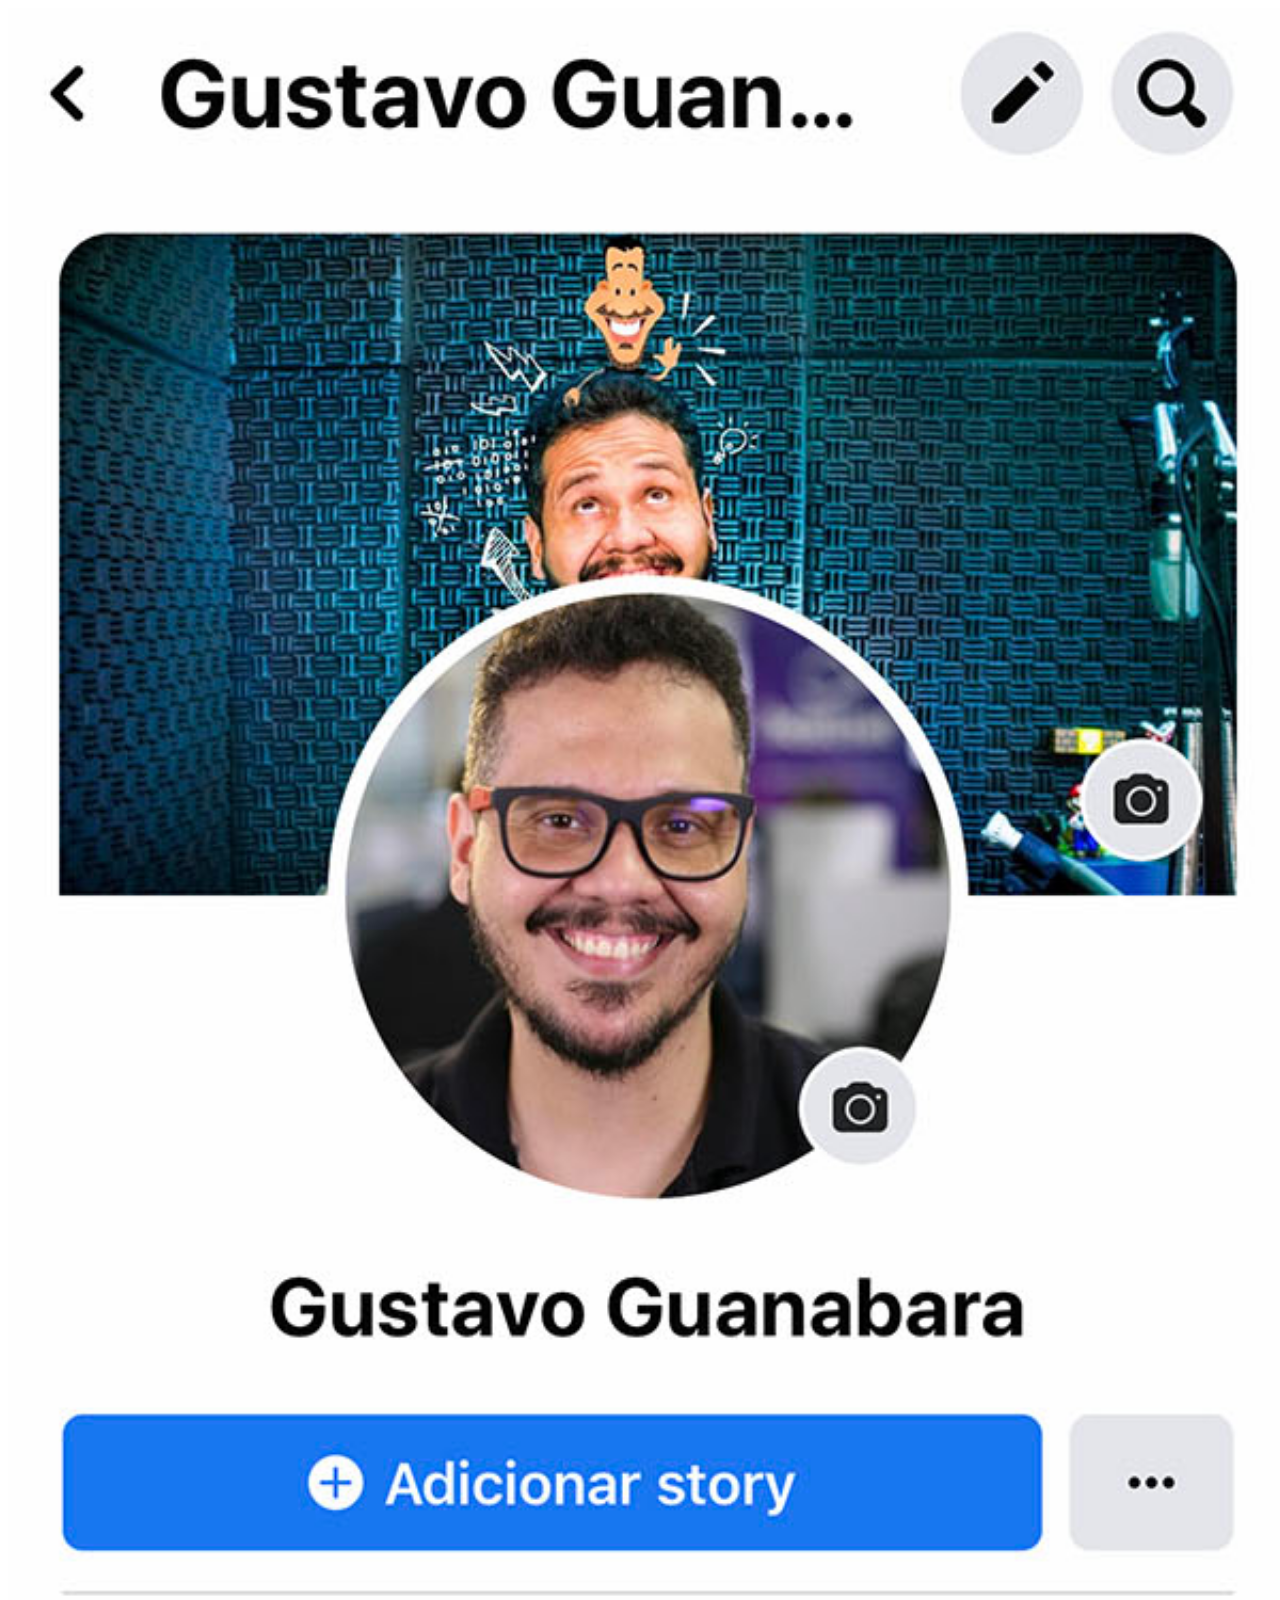
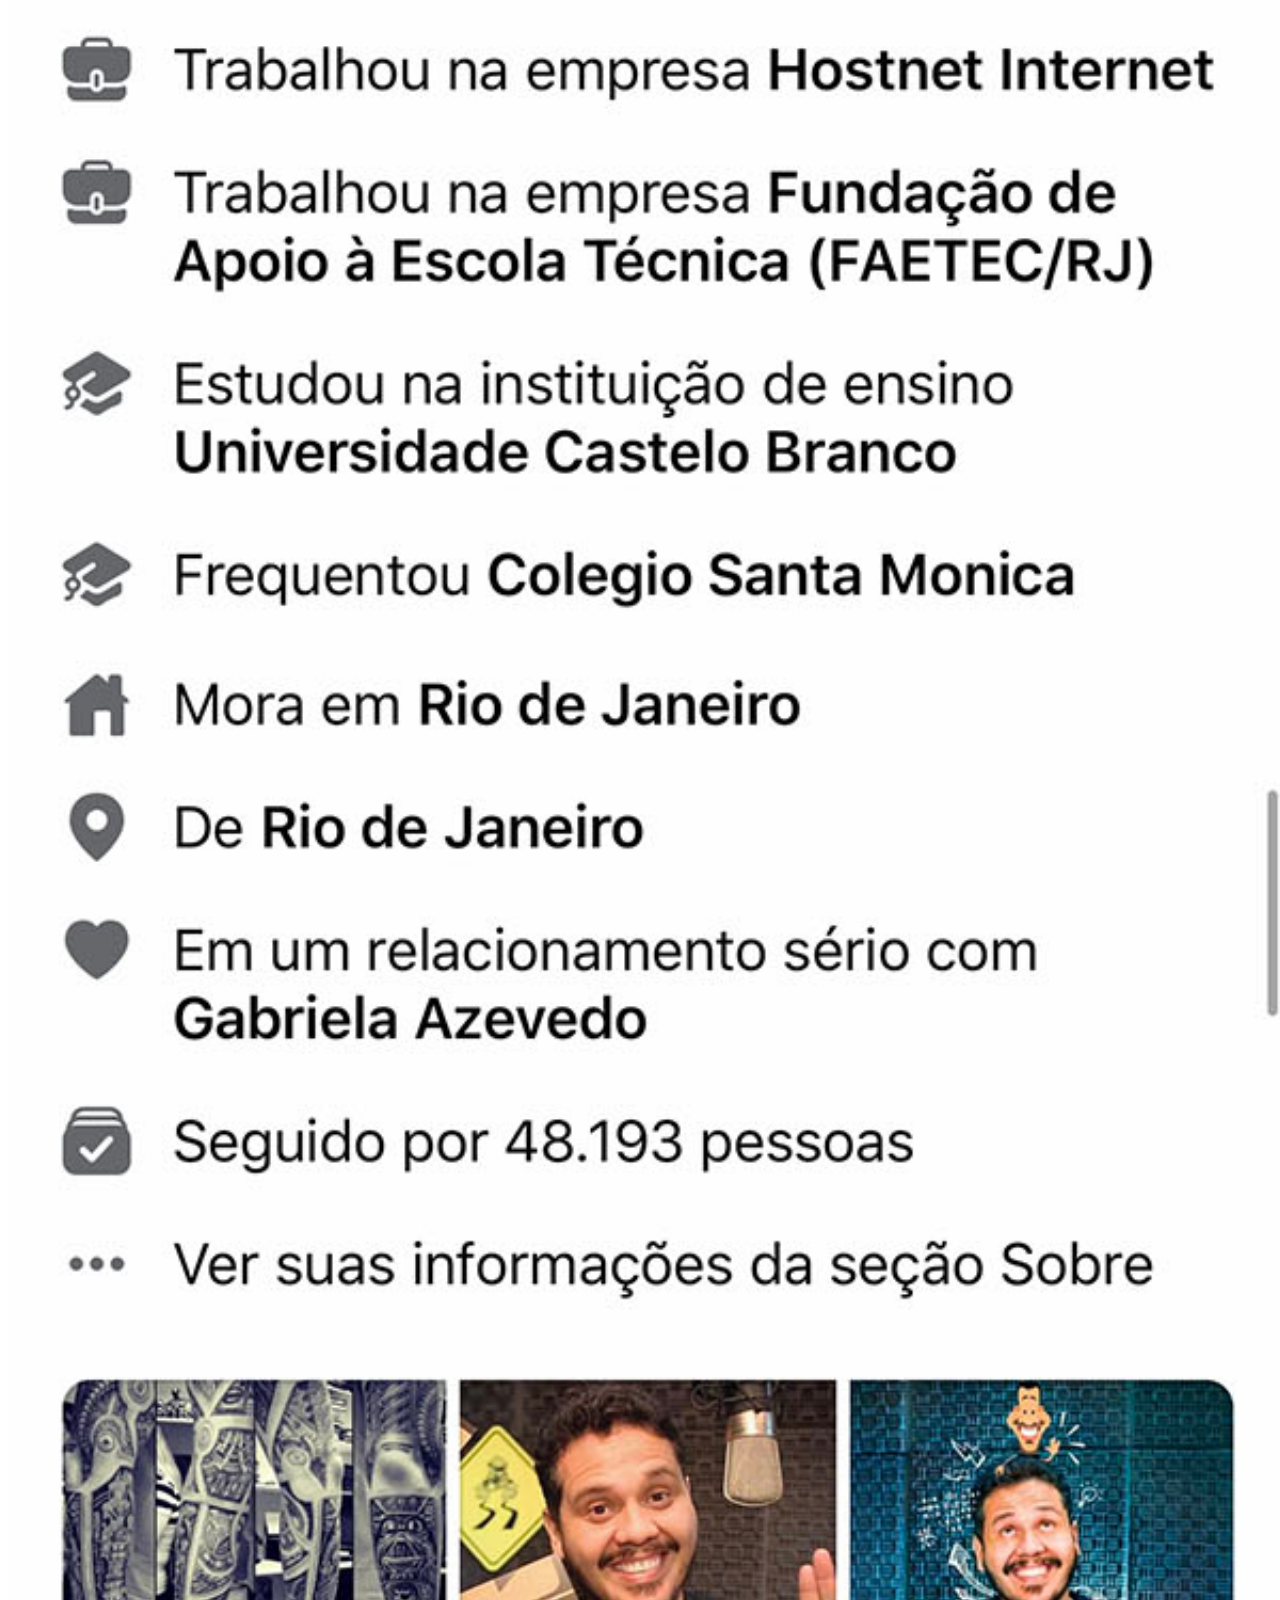
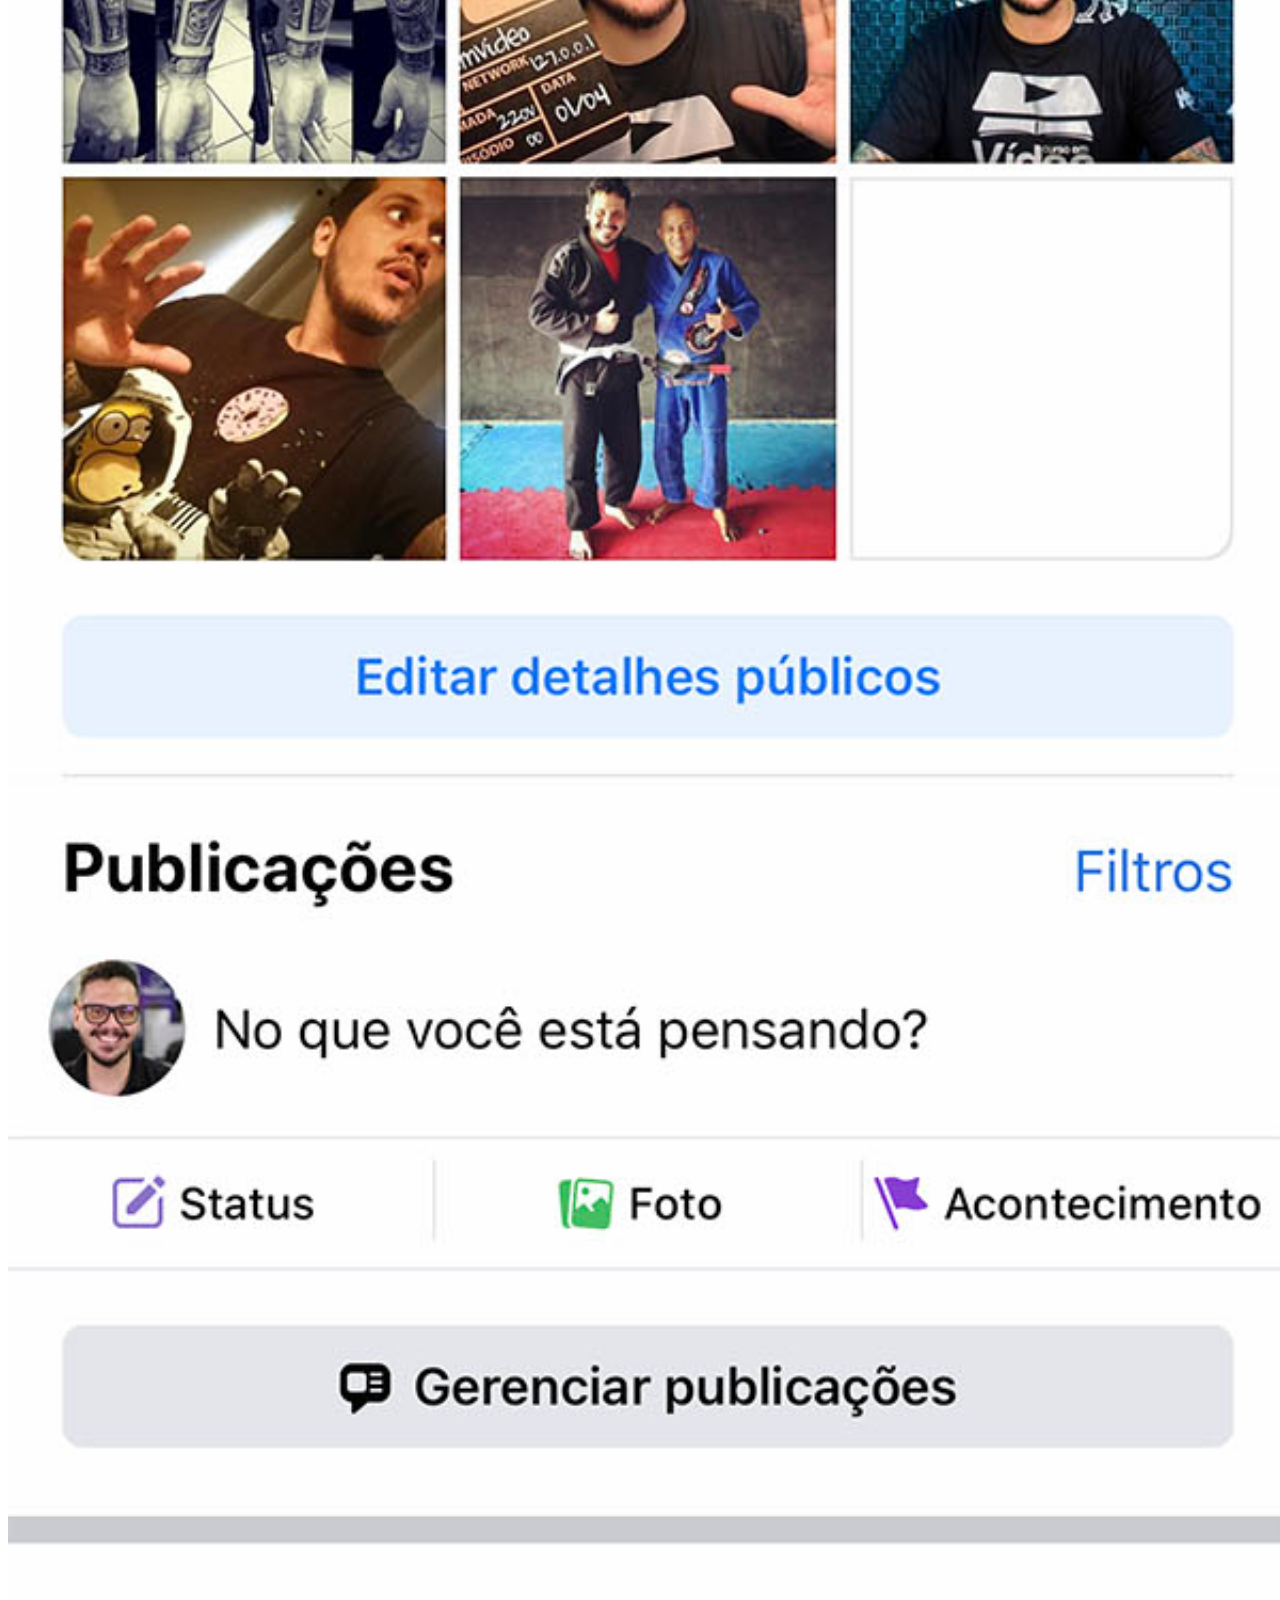
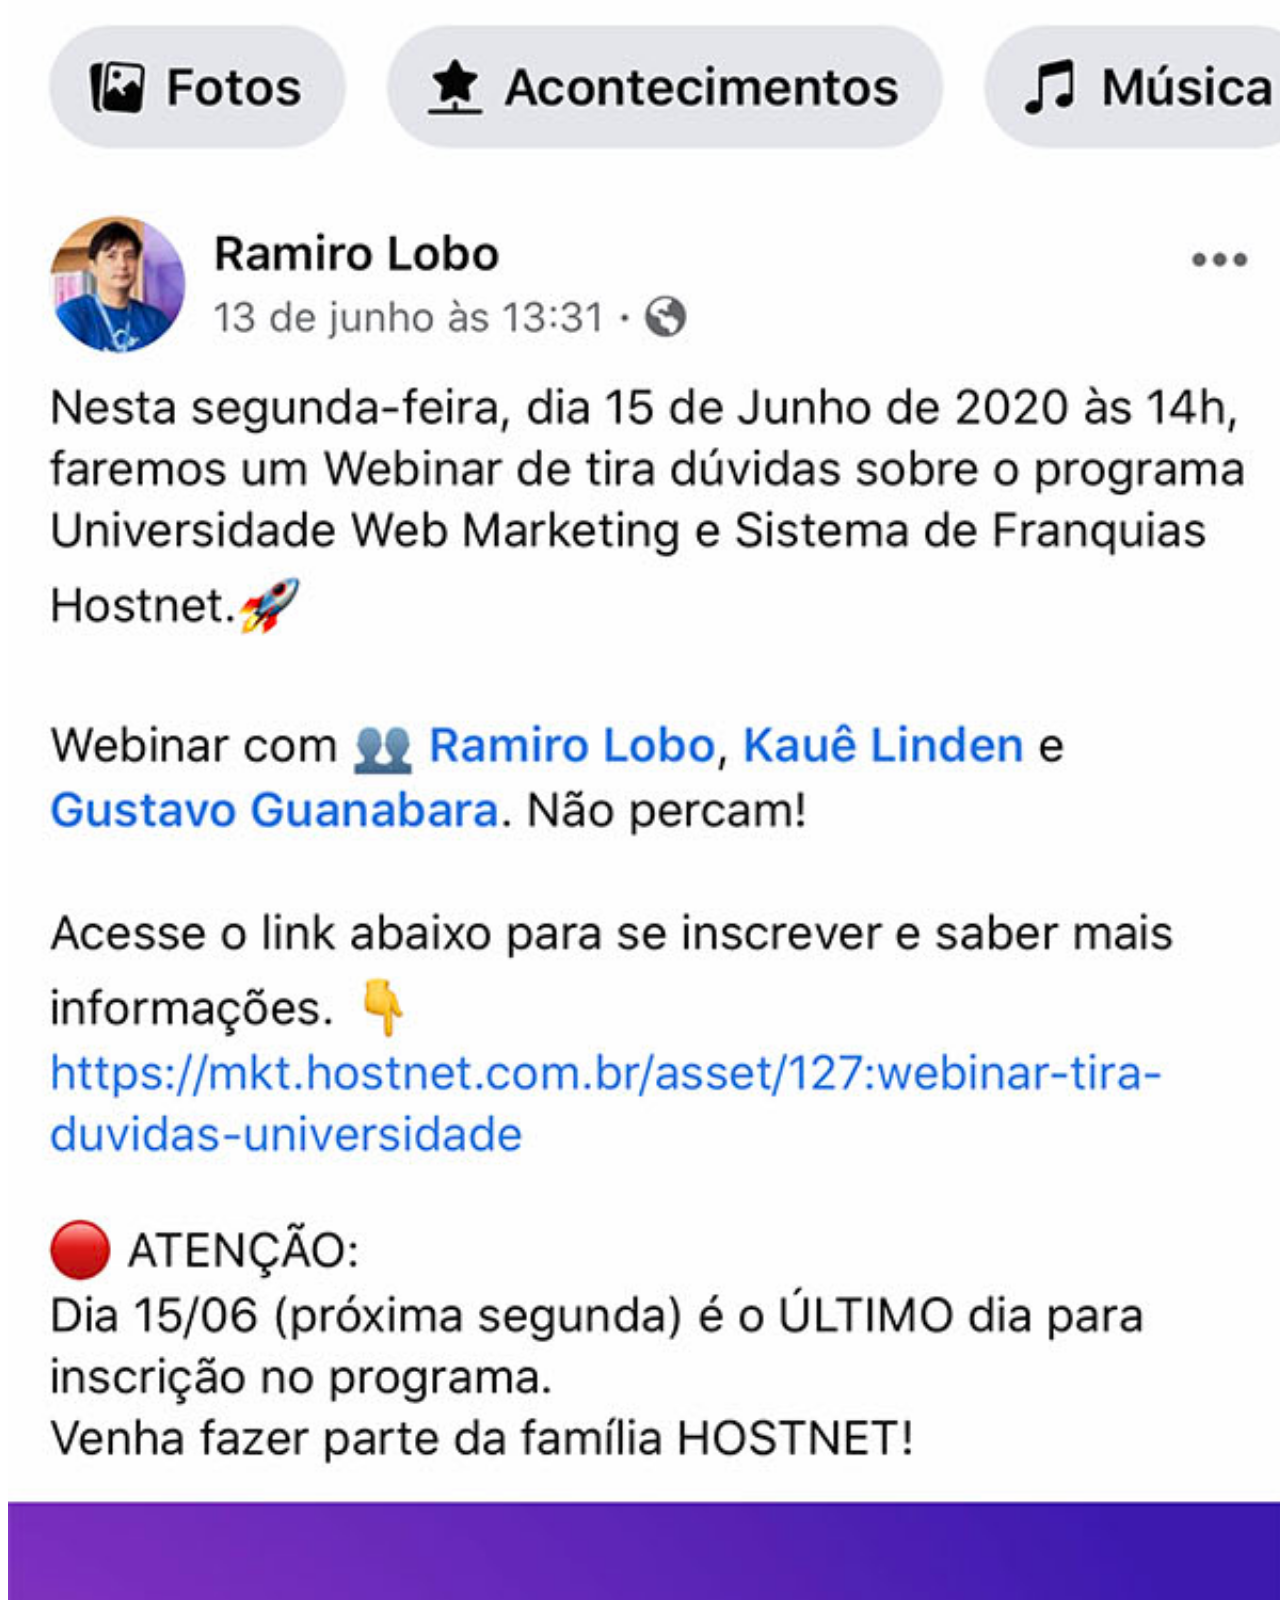
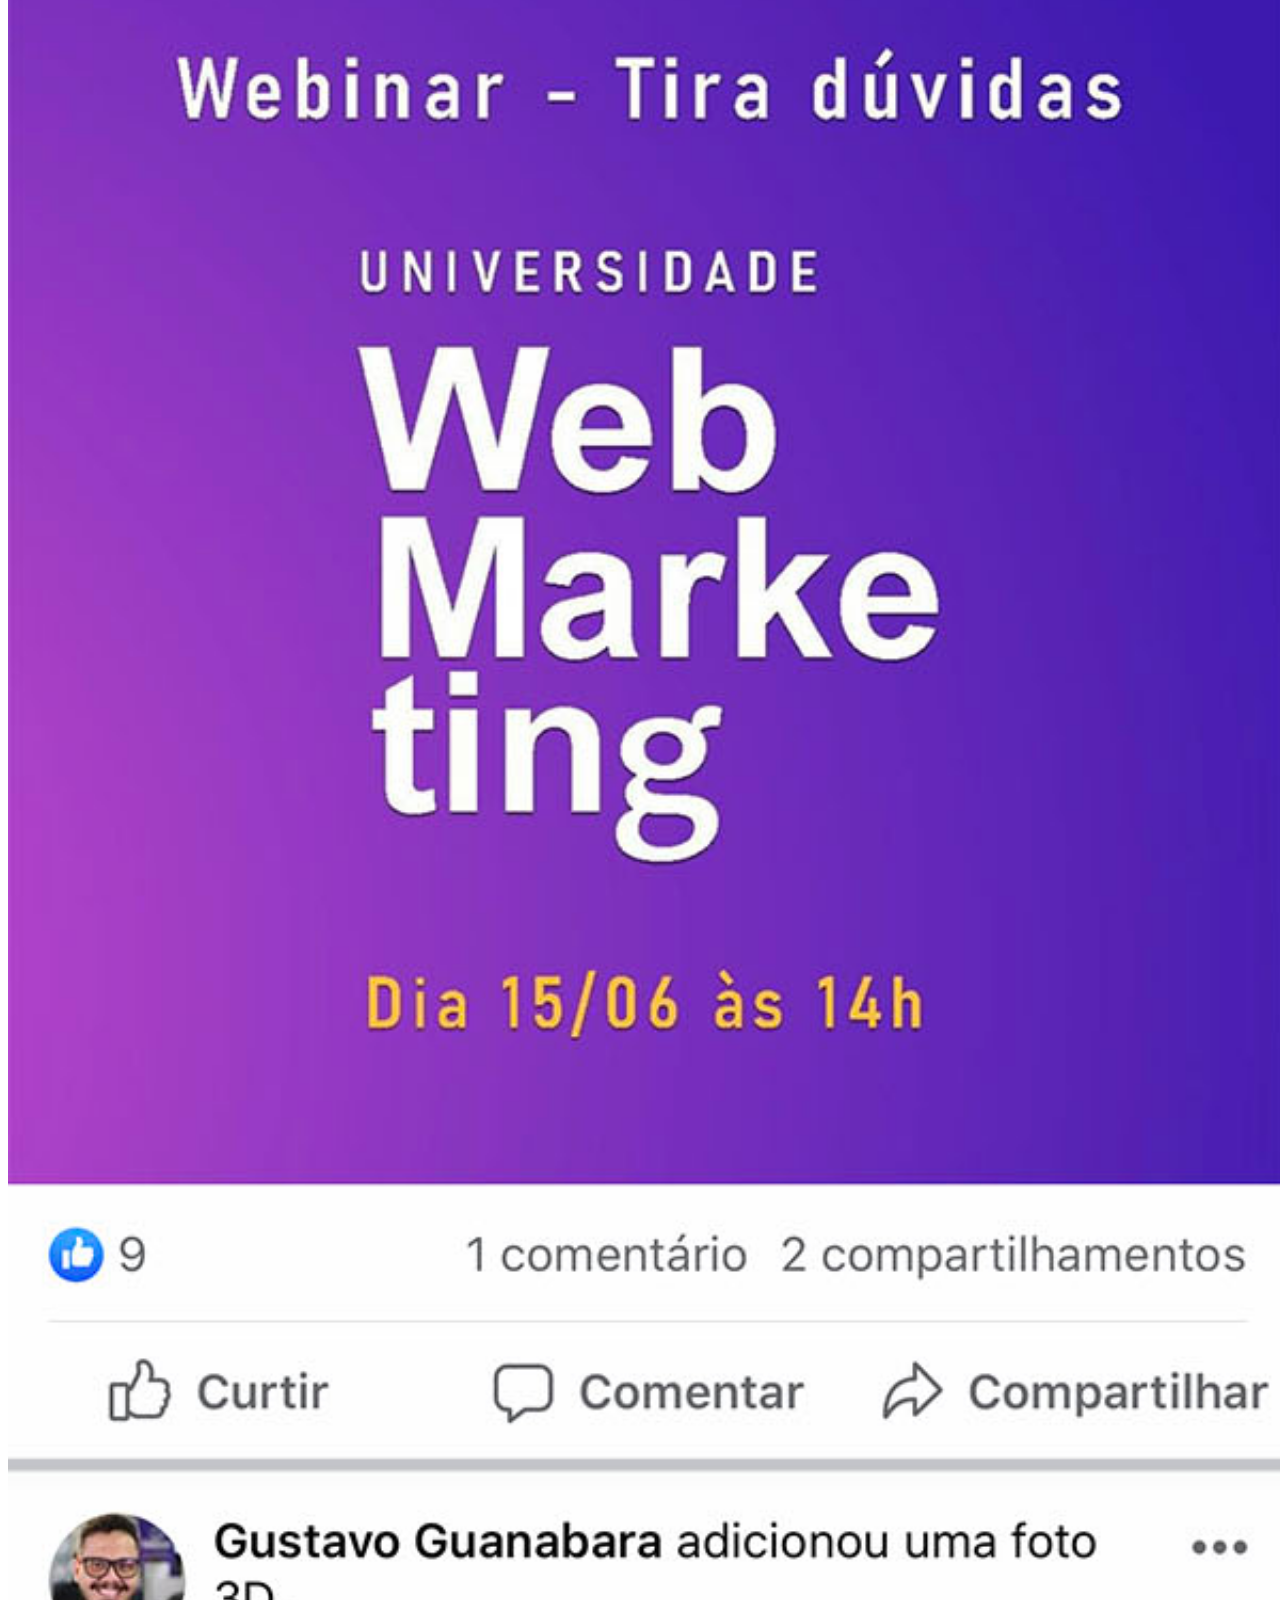
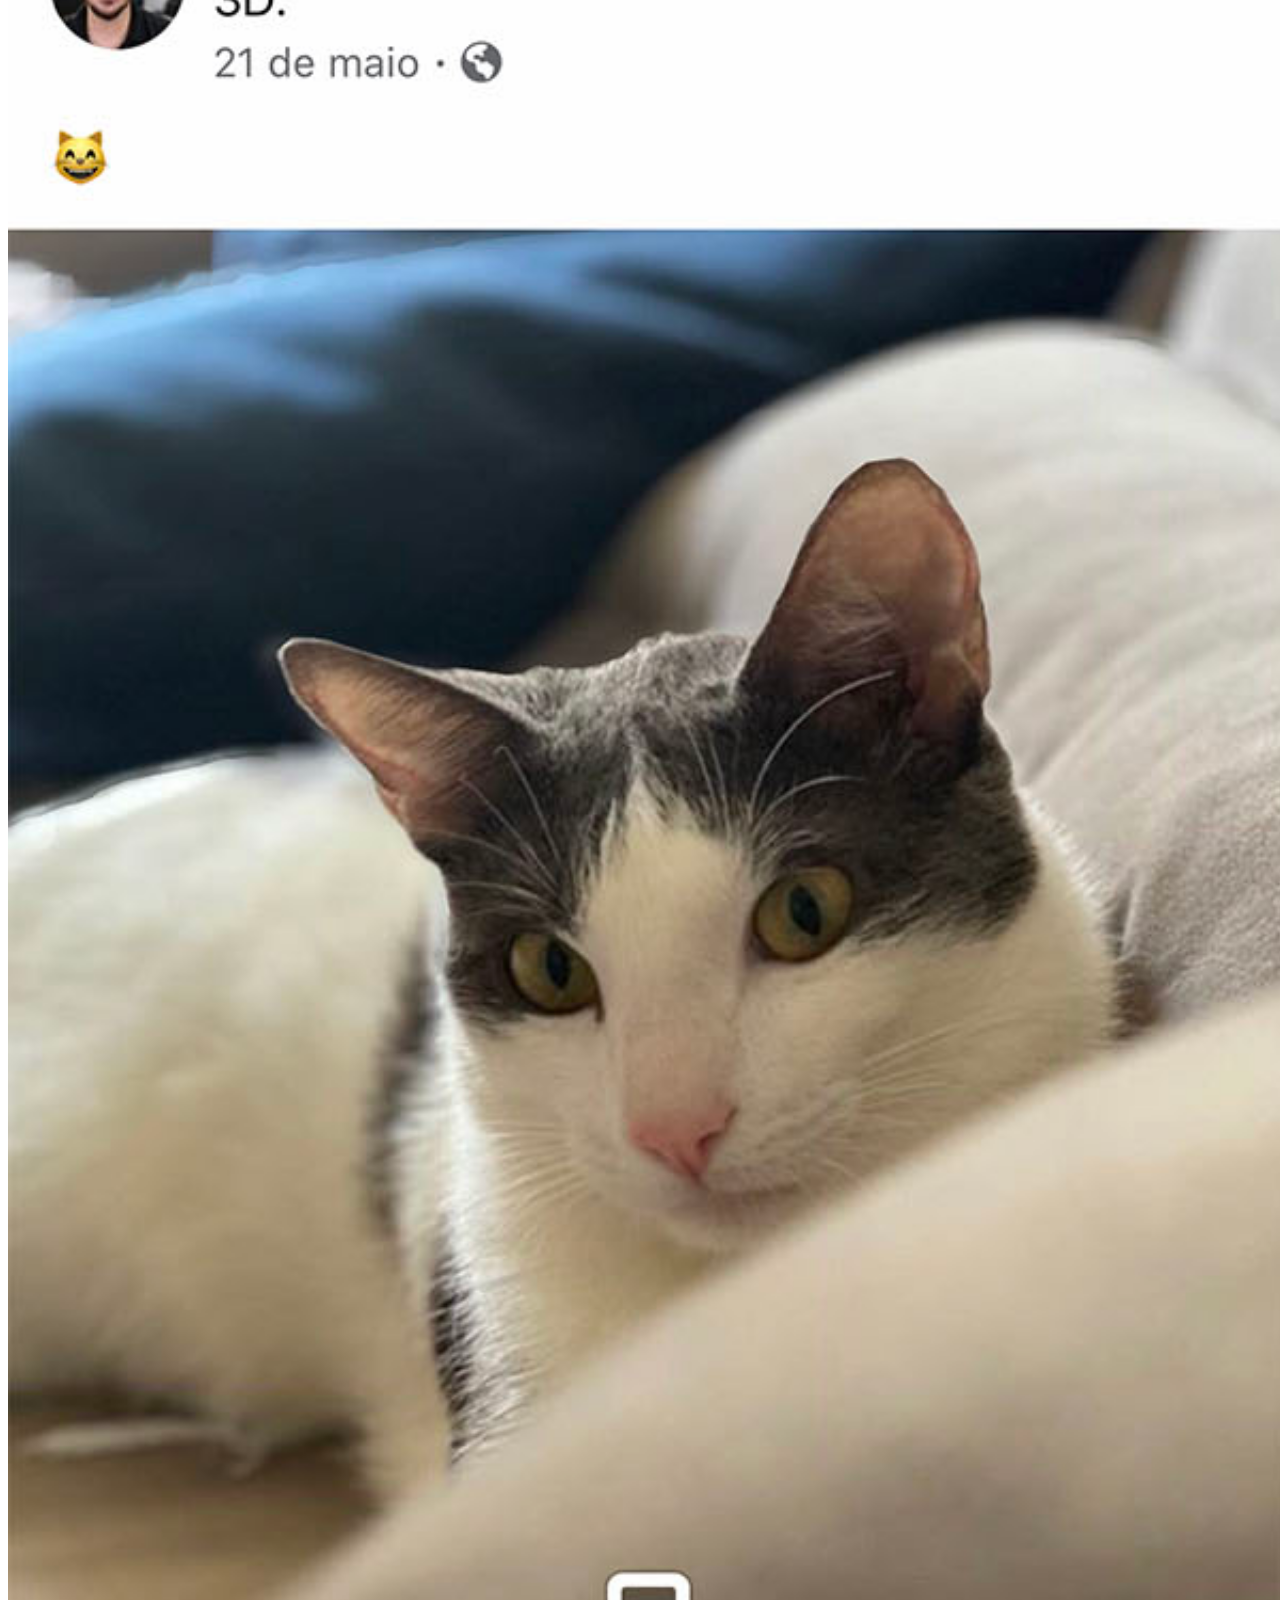
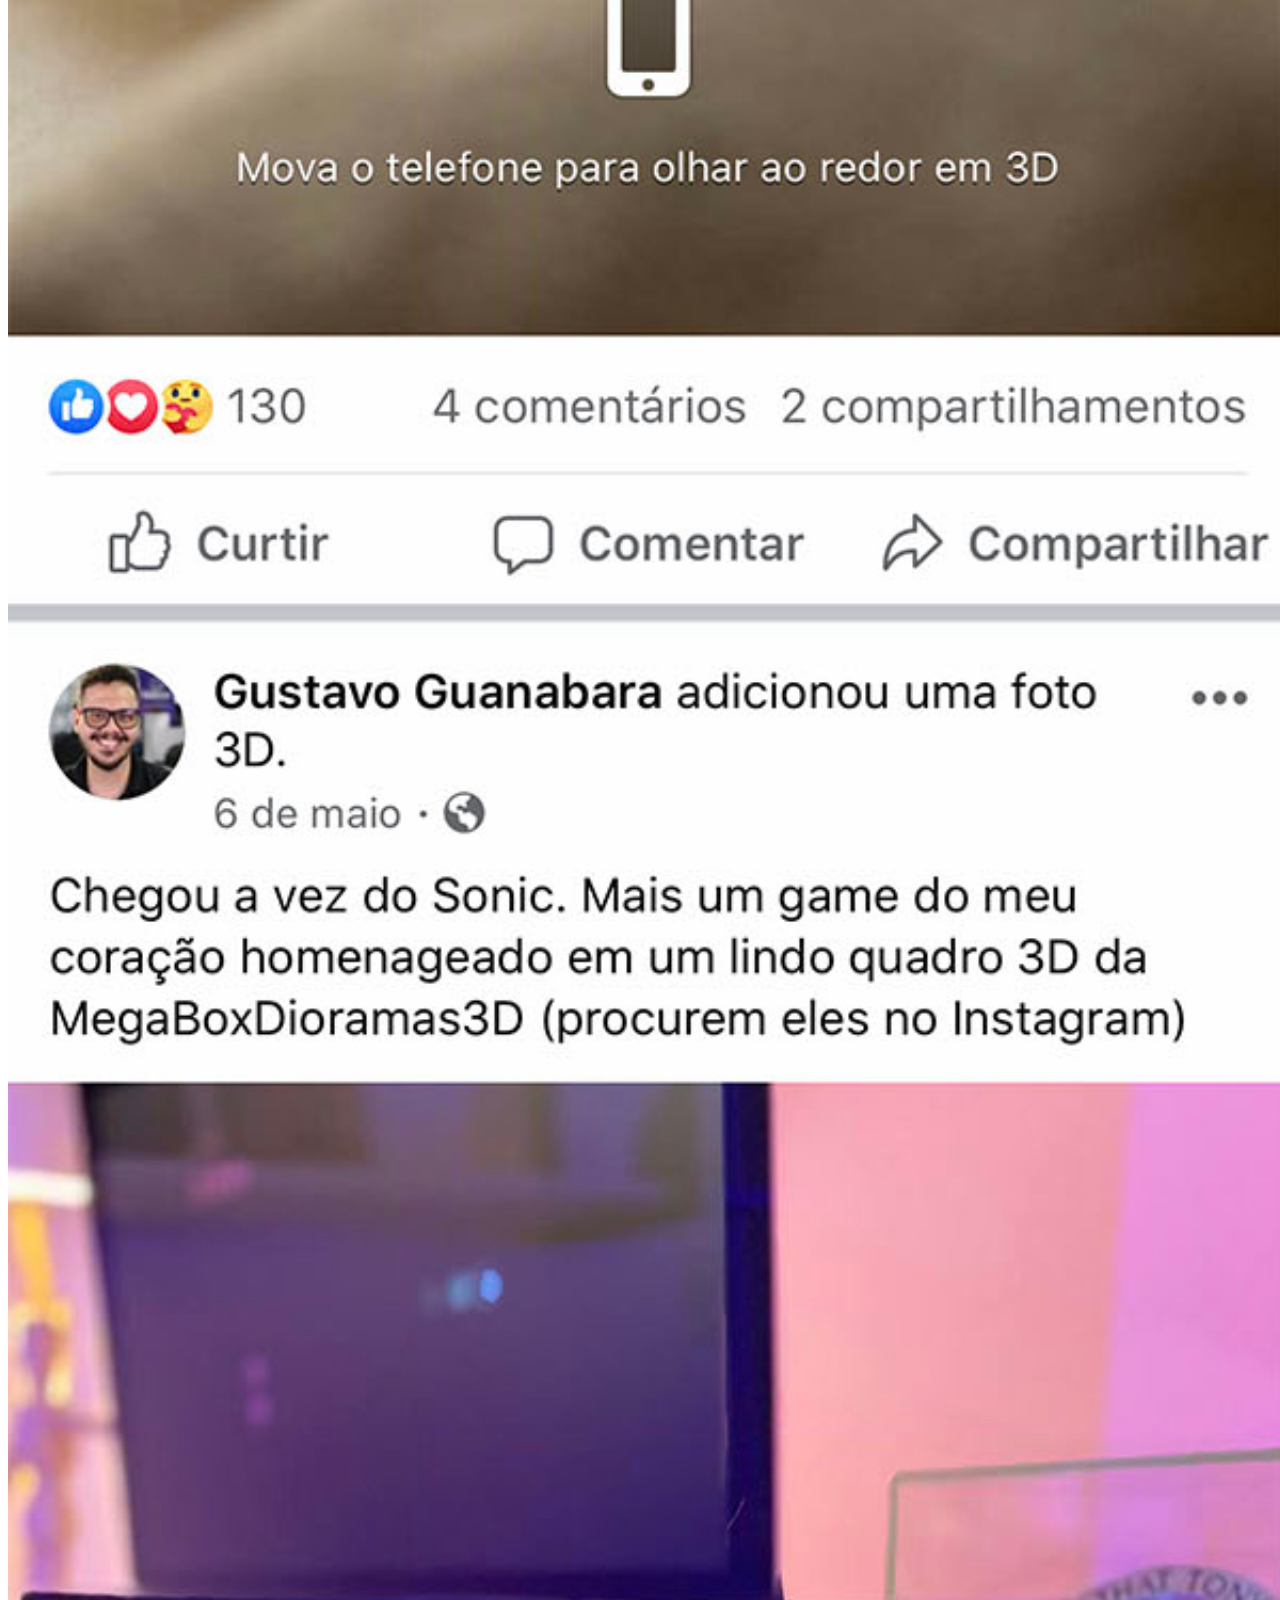
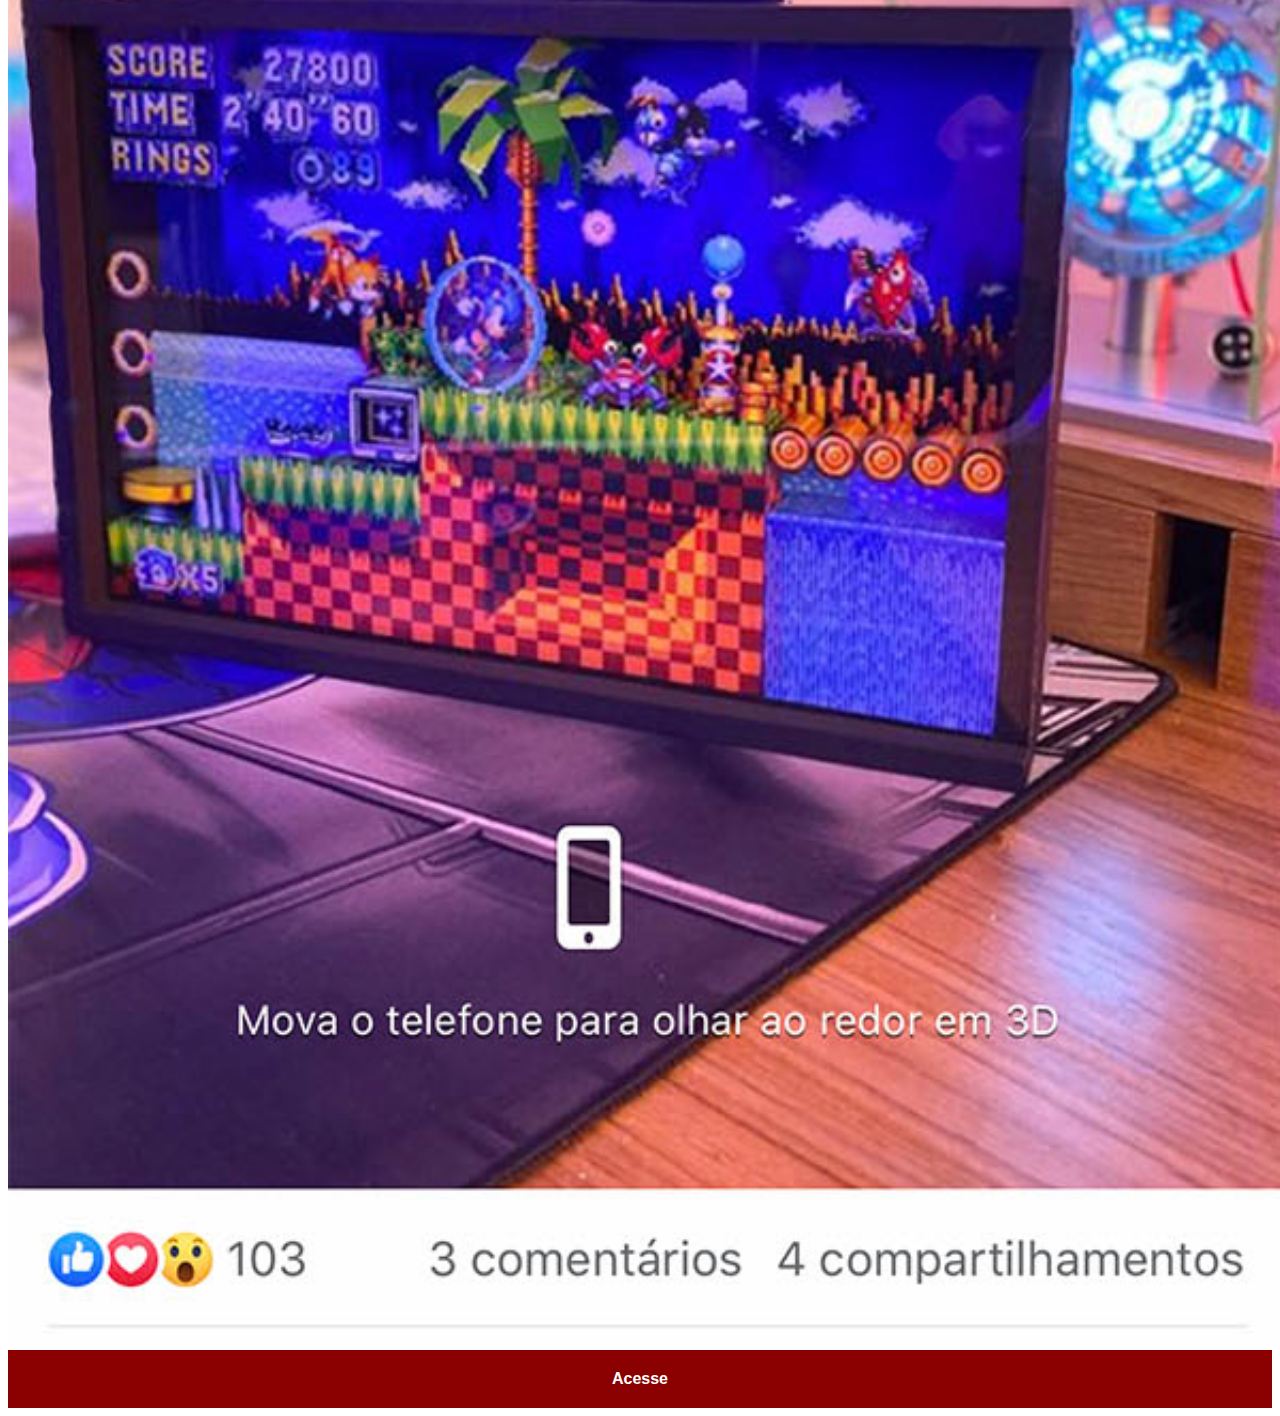
<file: facebook.html>
<!DOCTYPE html>
<html lang="pt-br">
<head>
    <meta charset="UTF-8">
    <meta name="viewport" content="width=device-width, initial-scale=1.0">
    <link rel="stylesheet" href="estilos/social.css">
    <title>FaceBook</title>

</head>
<body>
    <img src="imagens/tela-facebook.jpg" alt="youtube">
    <a href="https://FaceBook.com" target="_blank">Acesse</a>
</body>
</html>
</file>
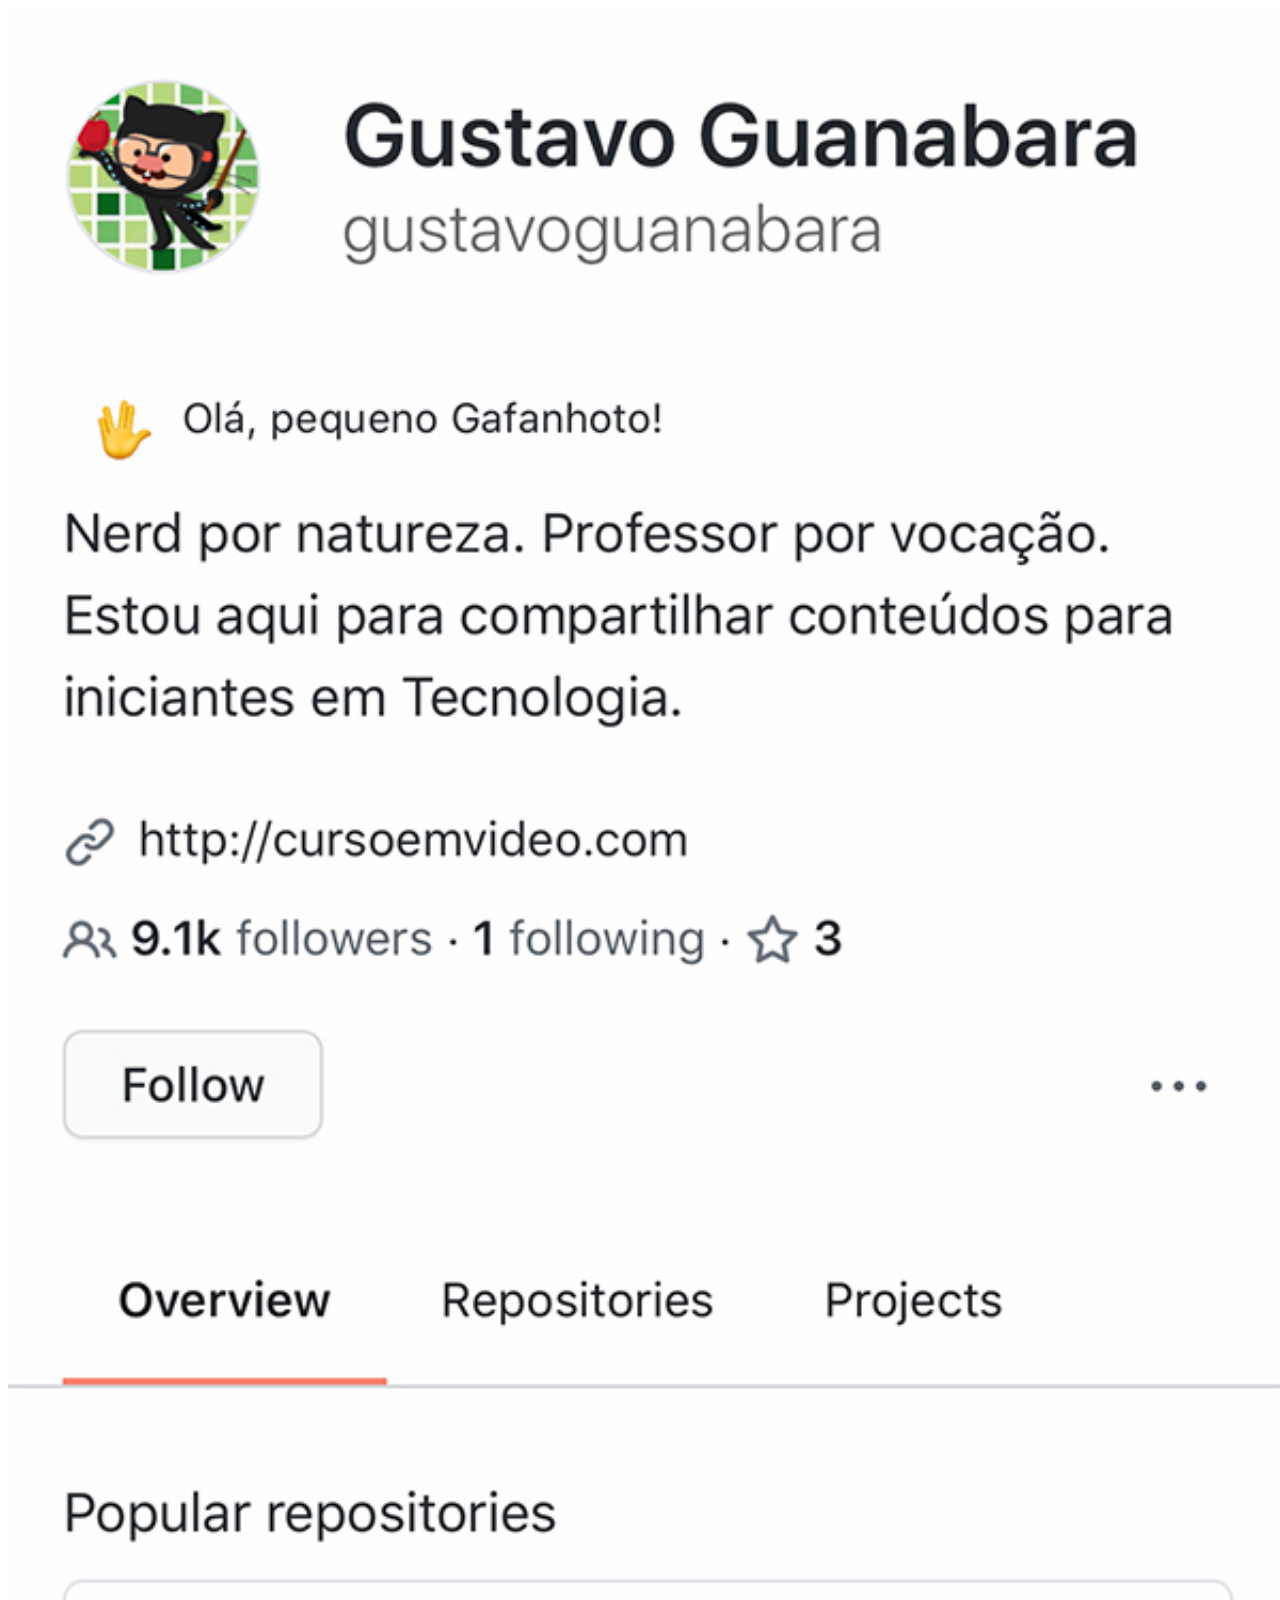
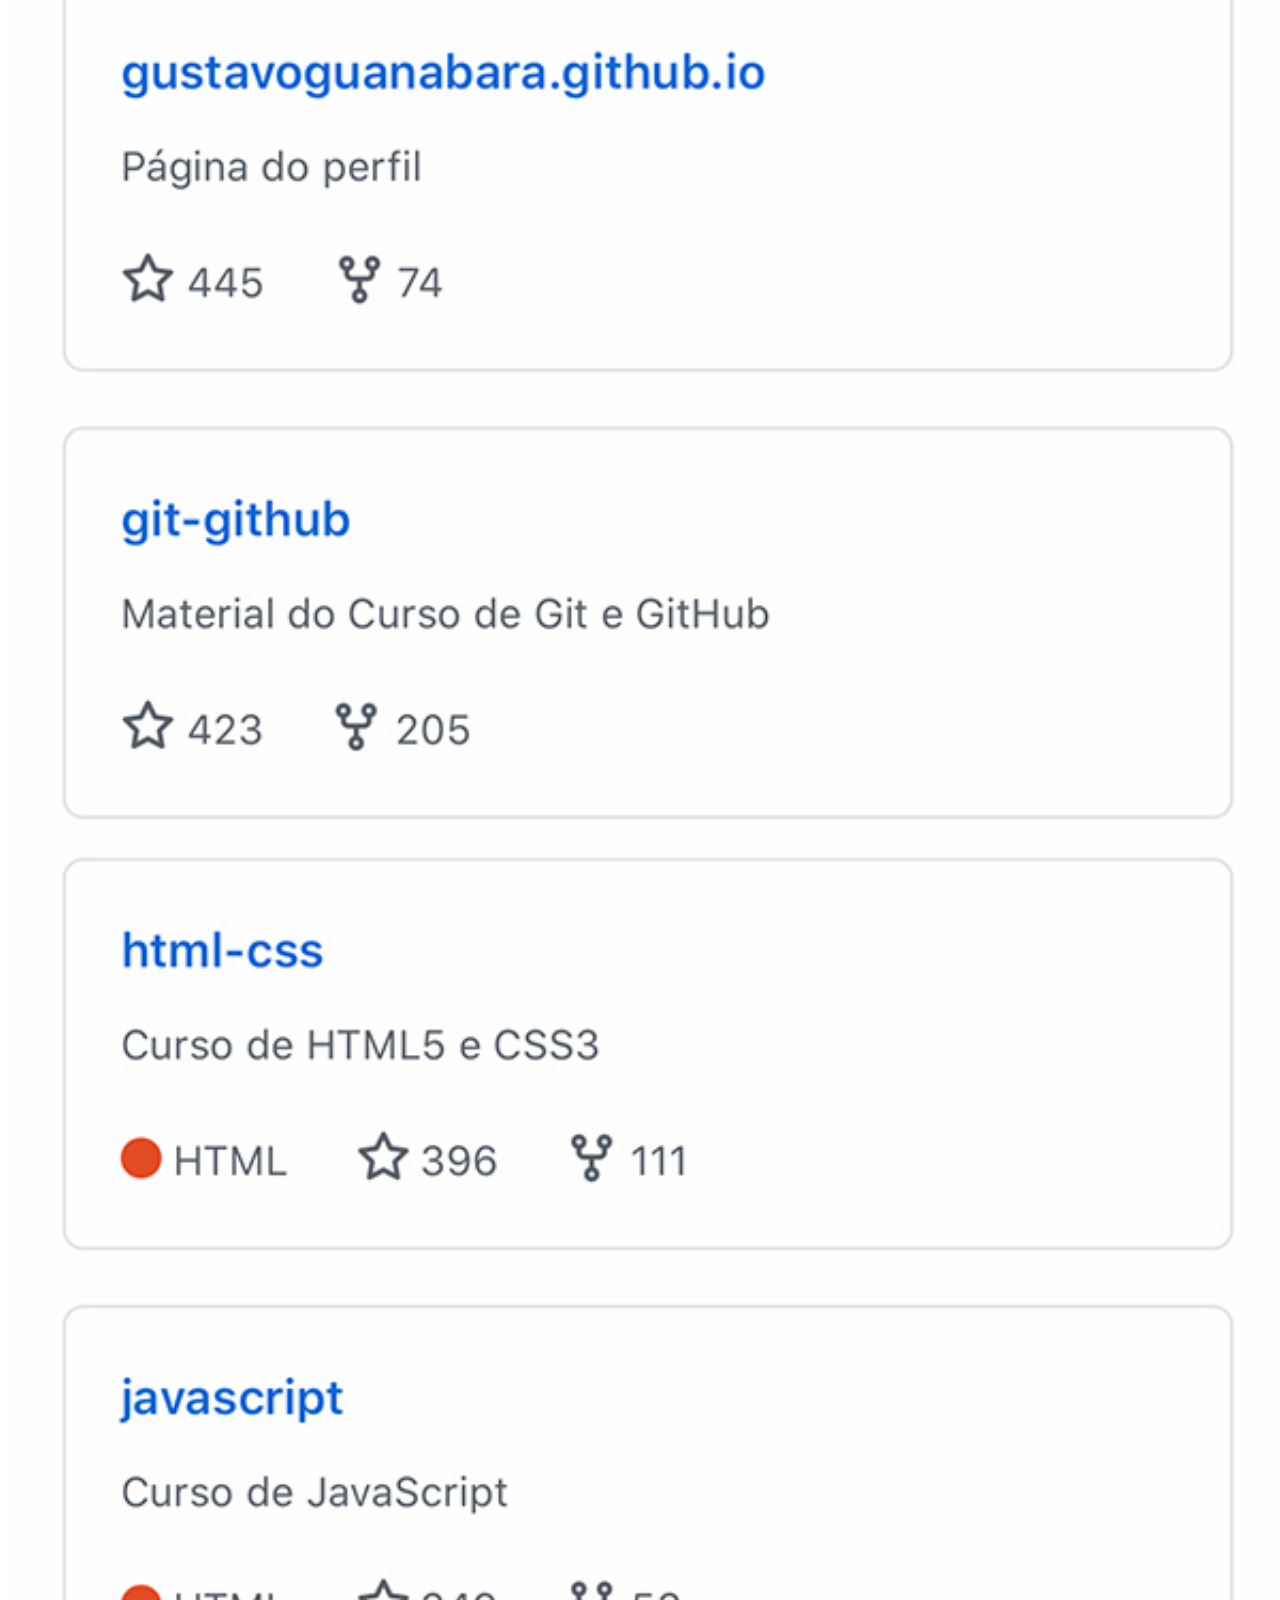
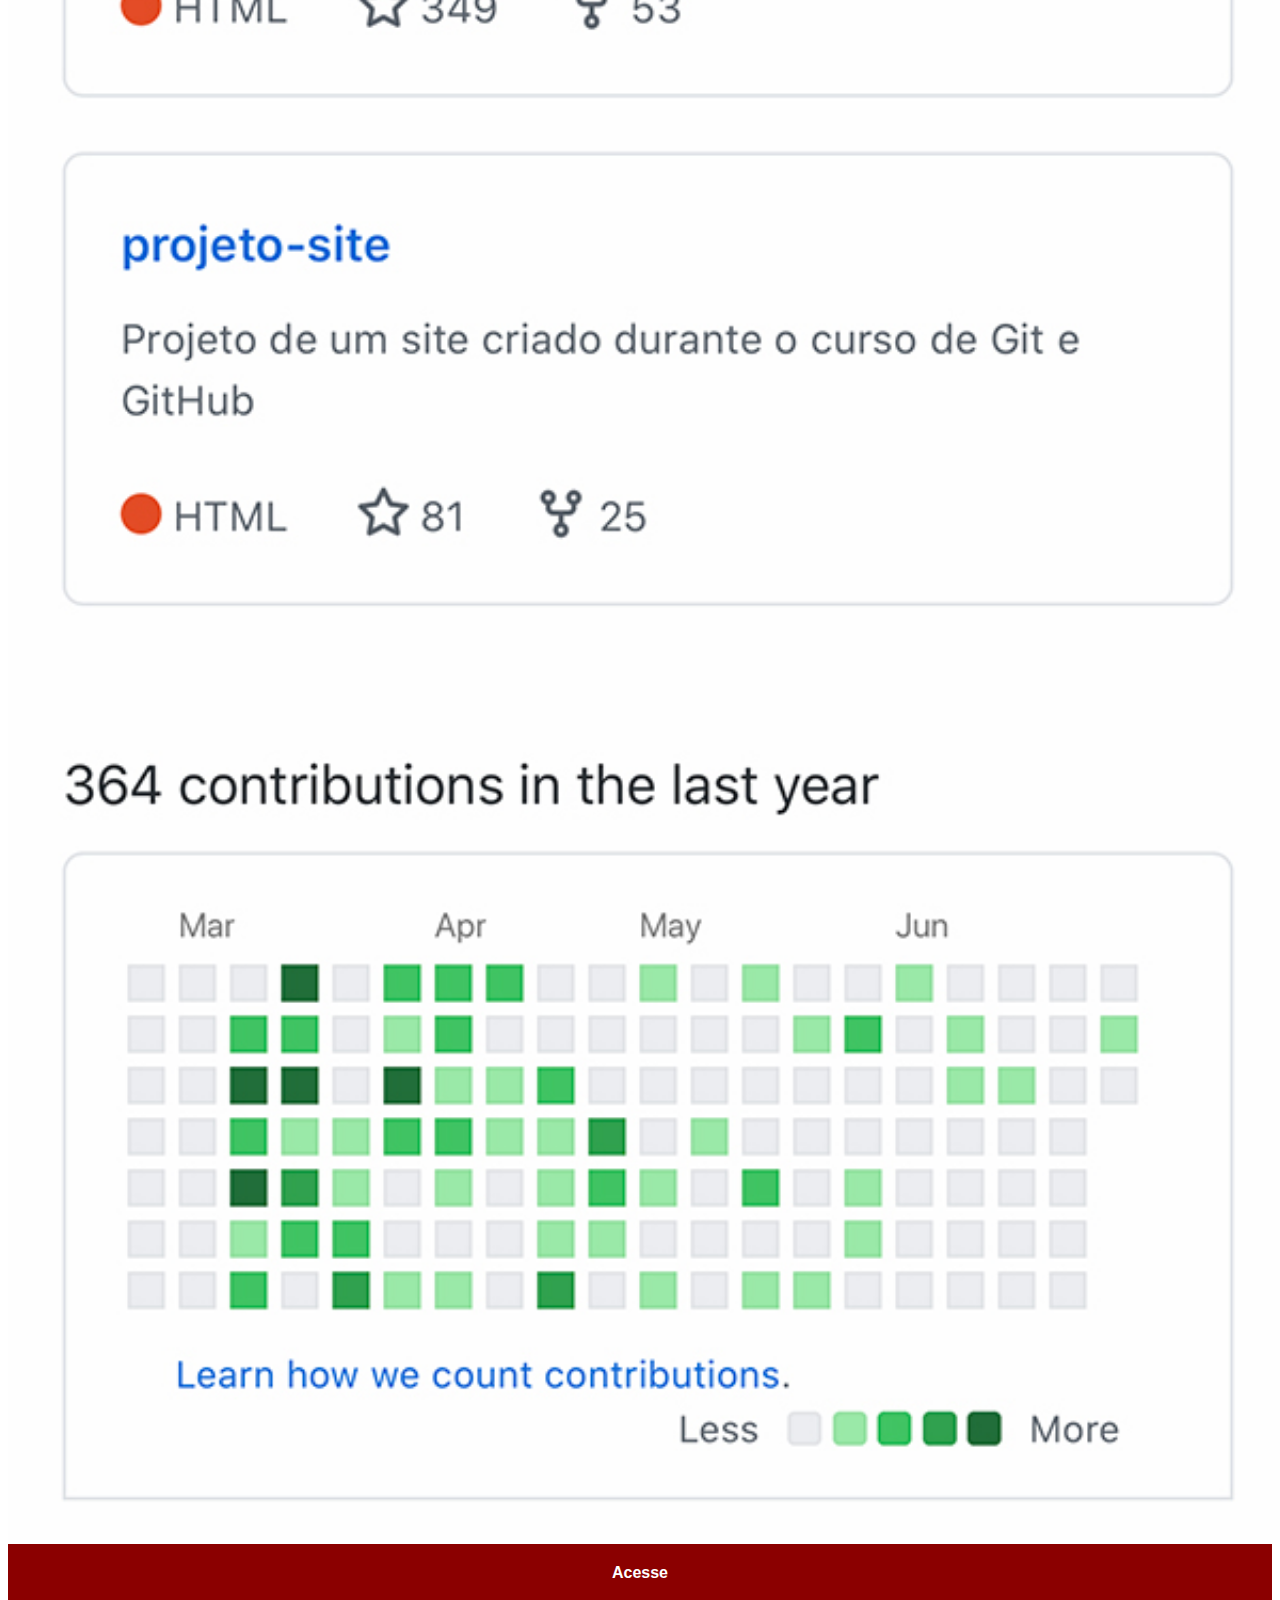
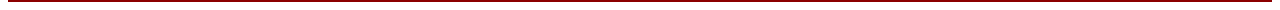
<file: github.html>
<!DOCTYPE html>
<html lang="pt-br">
<head>
    <meta charset="UTF-8">
    <meta name="viewport" content="width=device-width, initial-scale=1.0">
    <link rel="stylesheet" href="estilos/social.css">
    <title>GitHub</title>

</head>
<body>
    <img src="imagens/tela-github.jpg" alt="youtube">
    <a href="https://github.com/naneralex" target="_blank">Acesse</a>
</body>
</html>
</file>
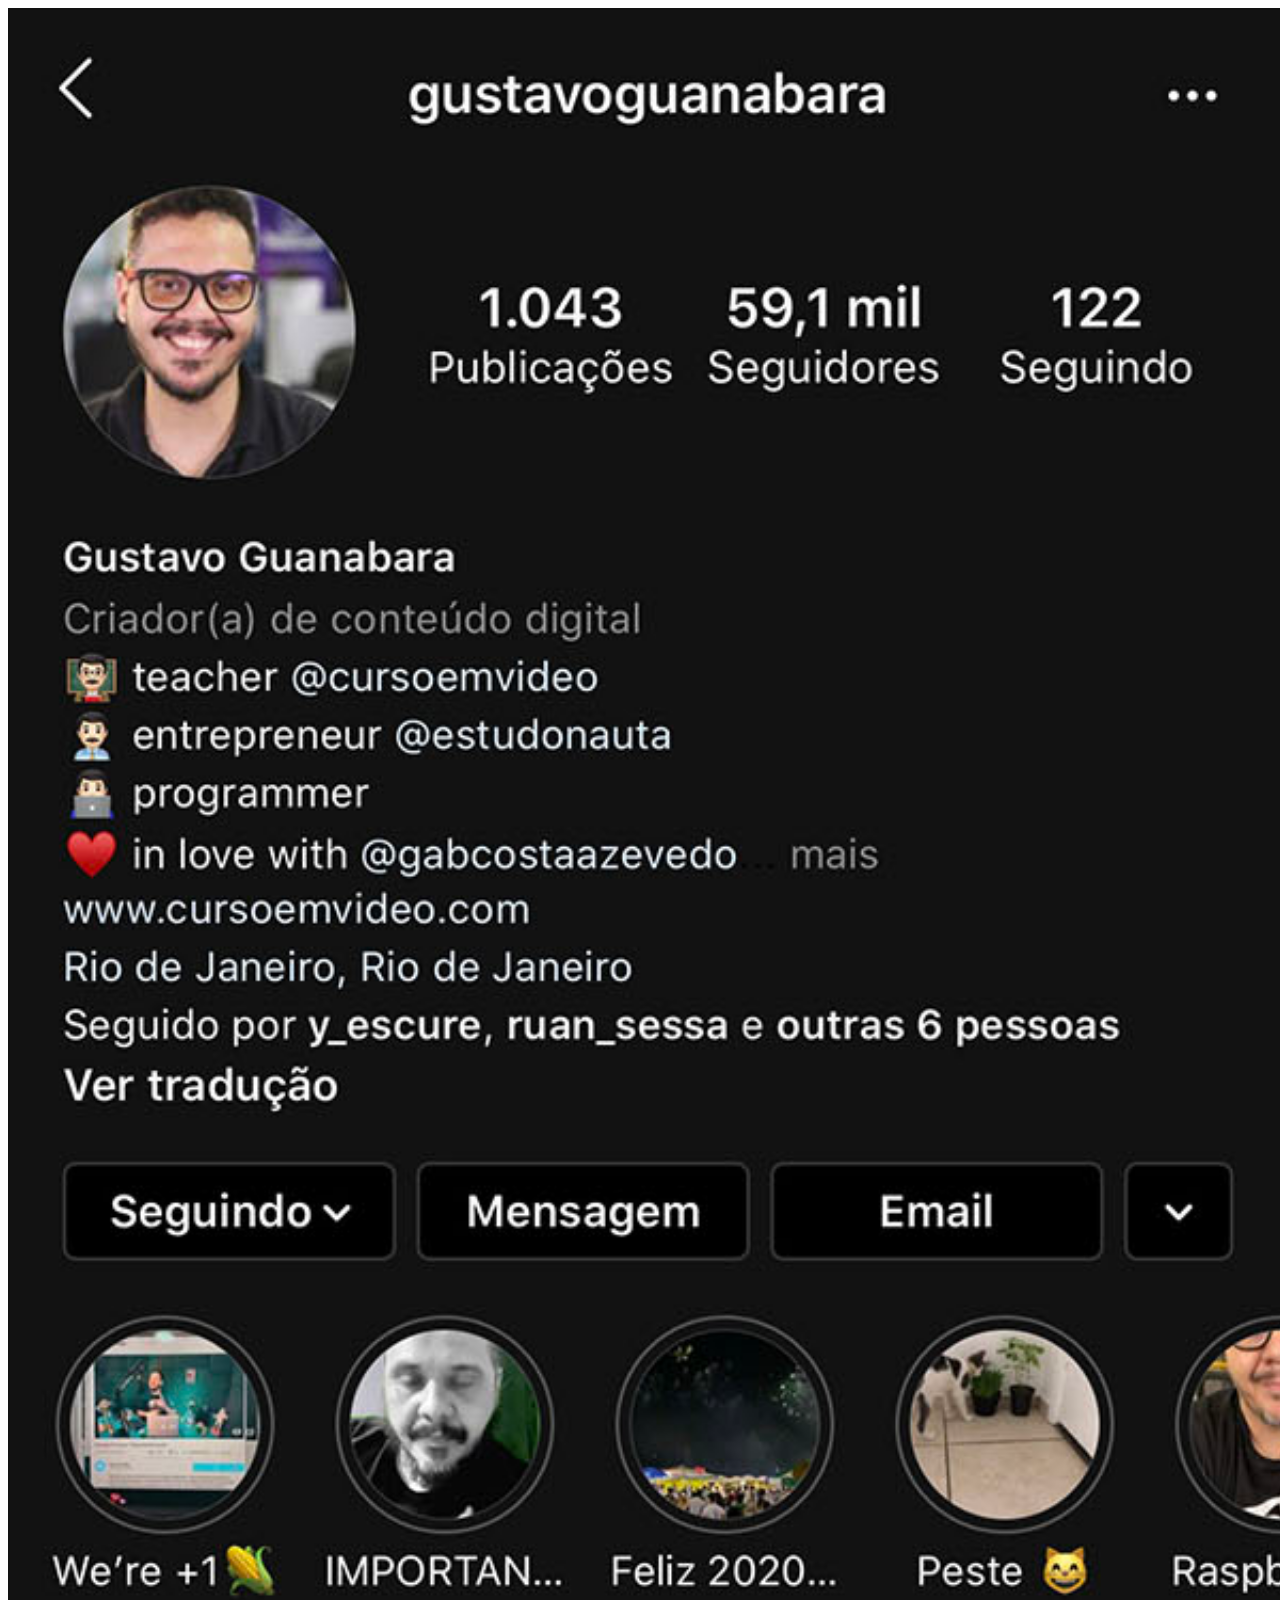
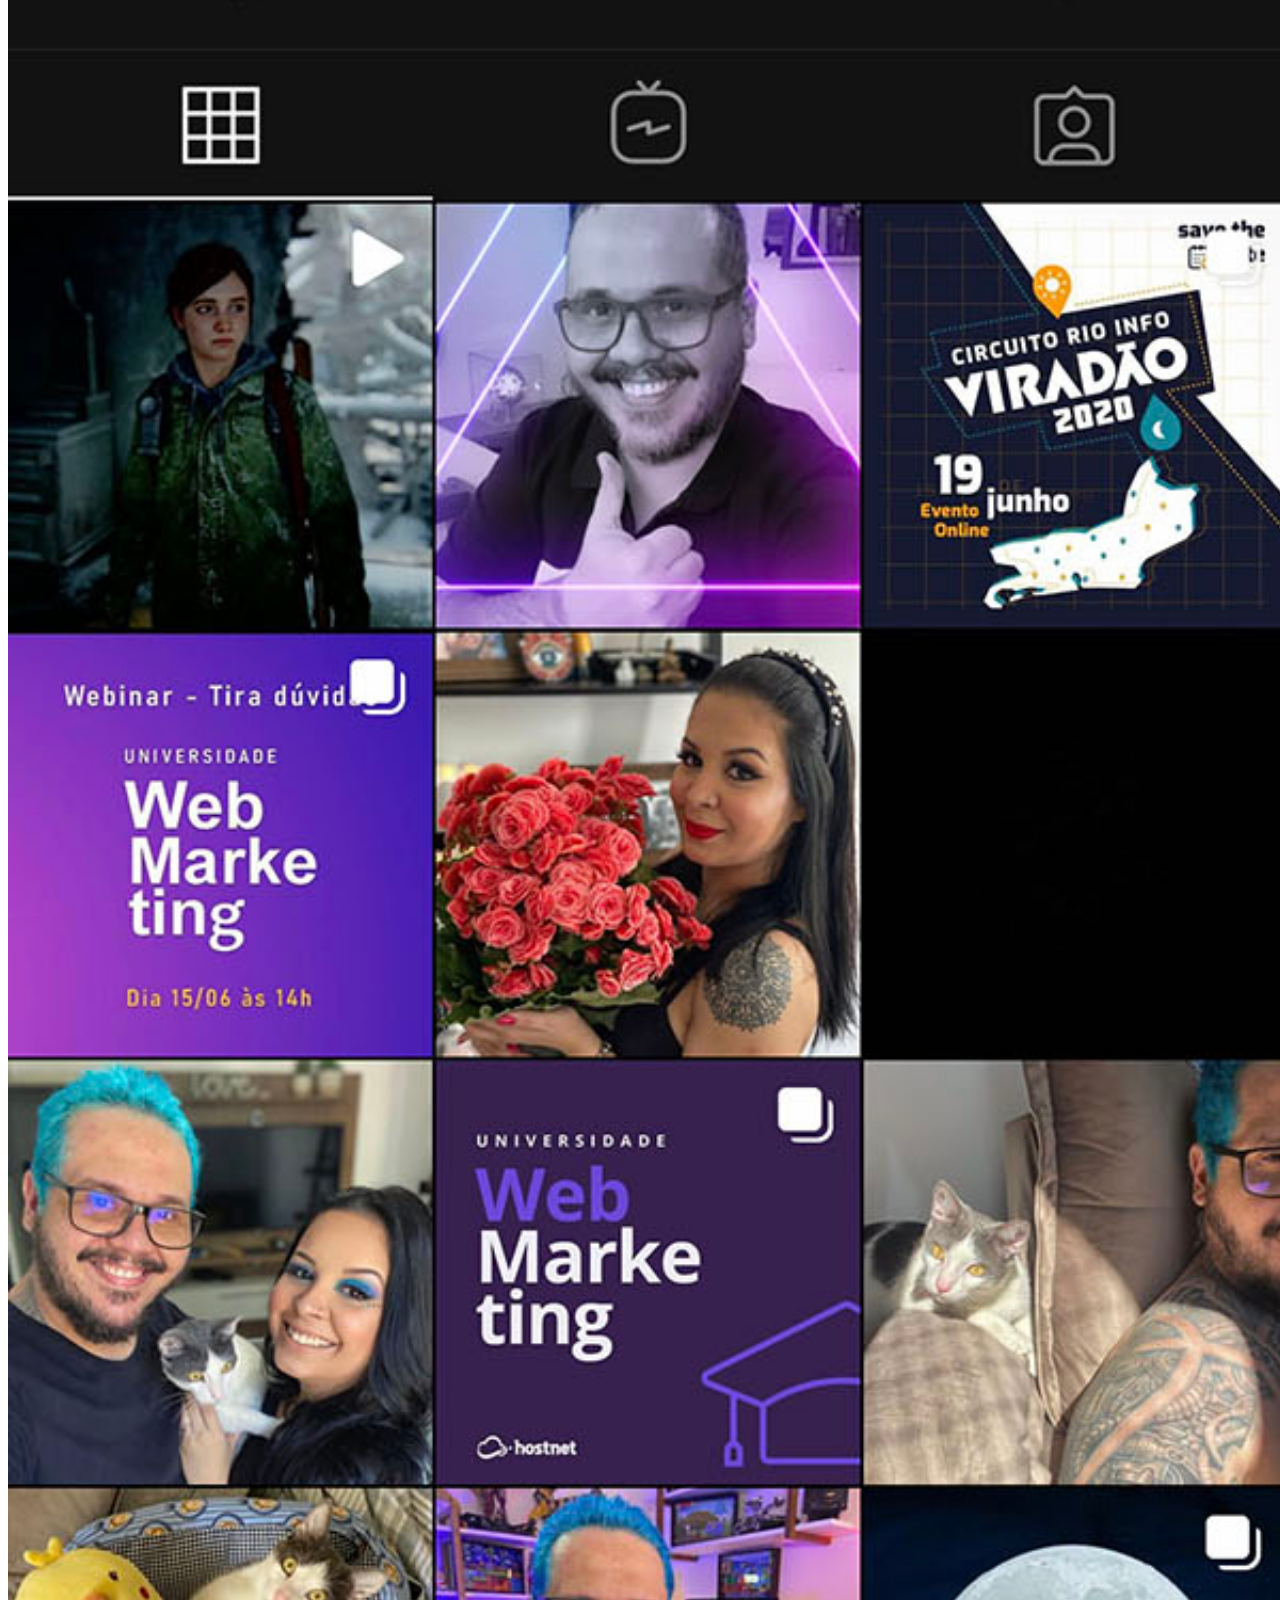
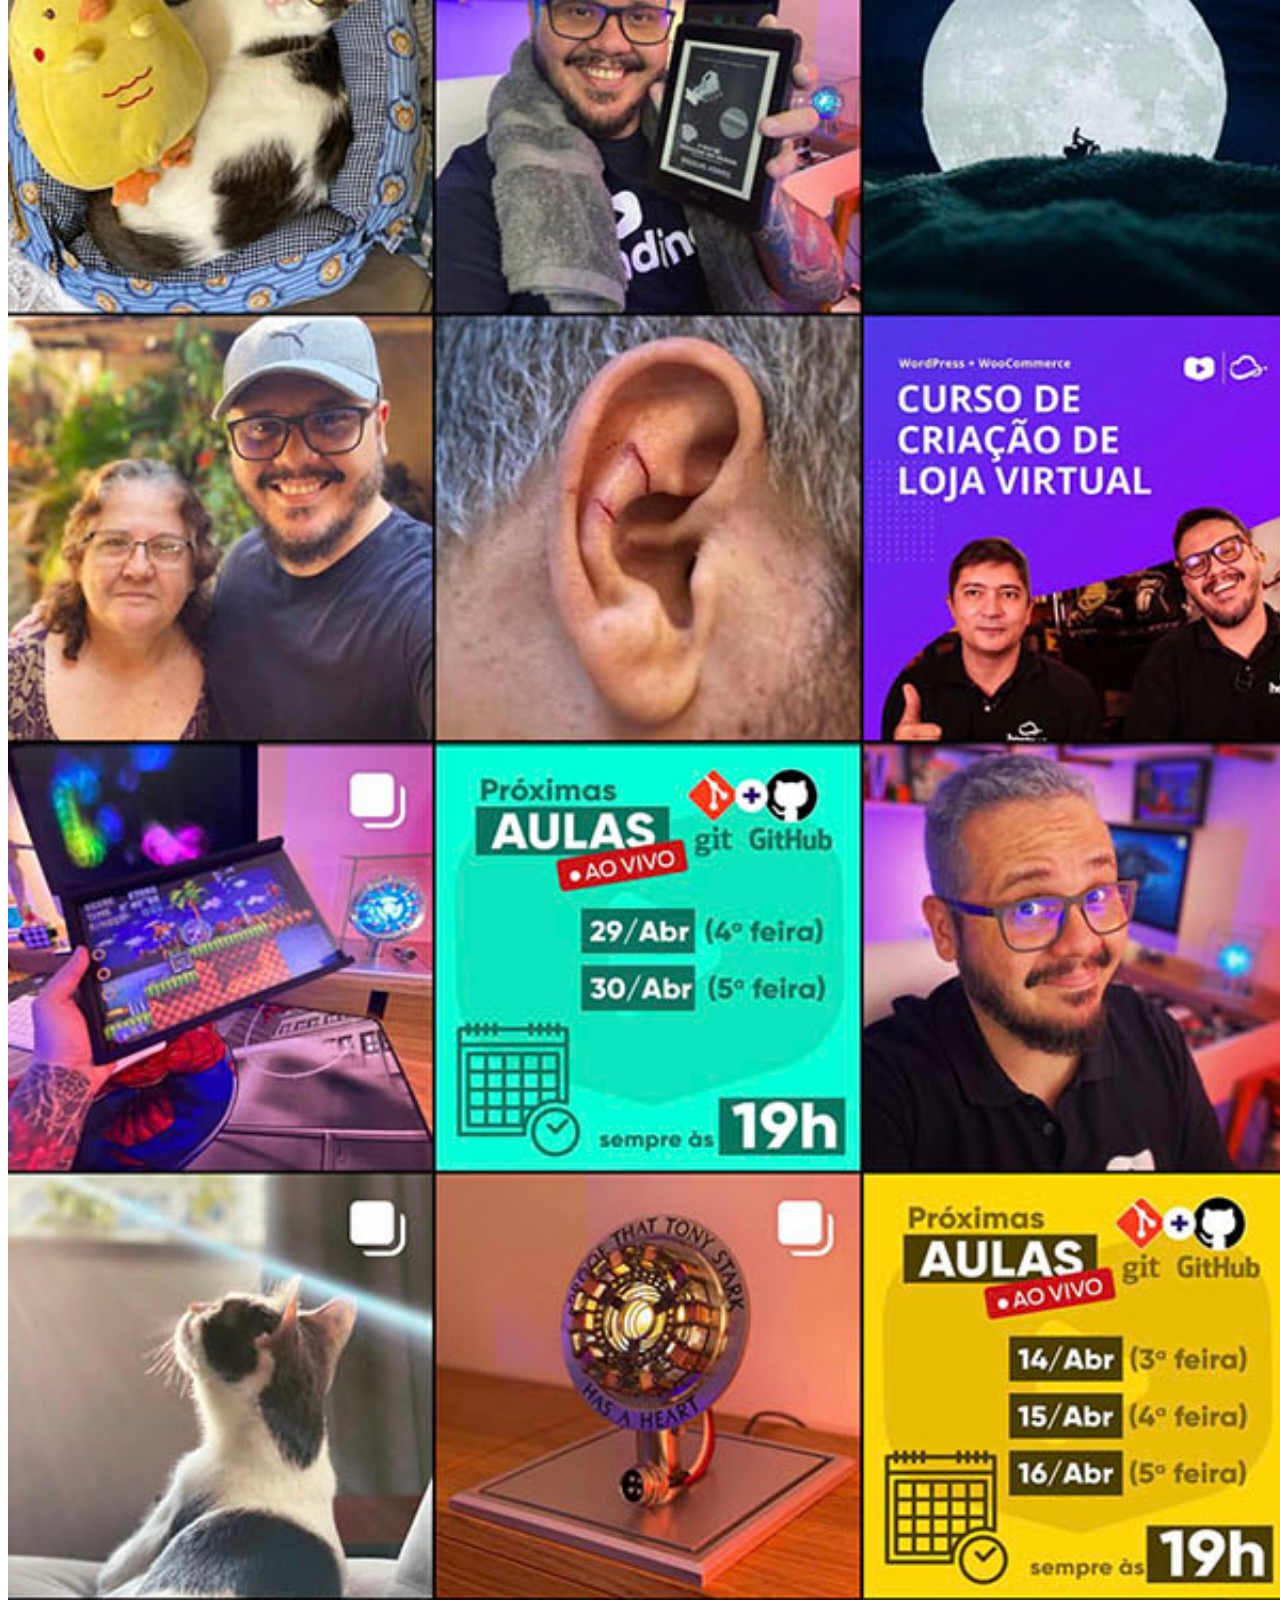
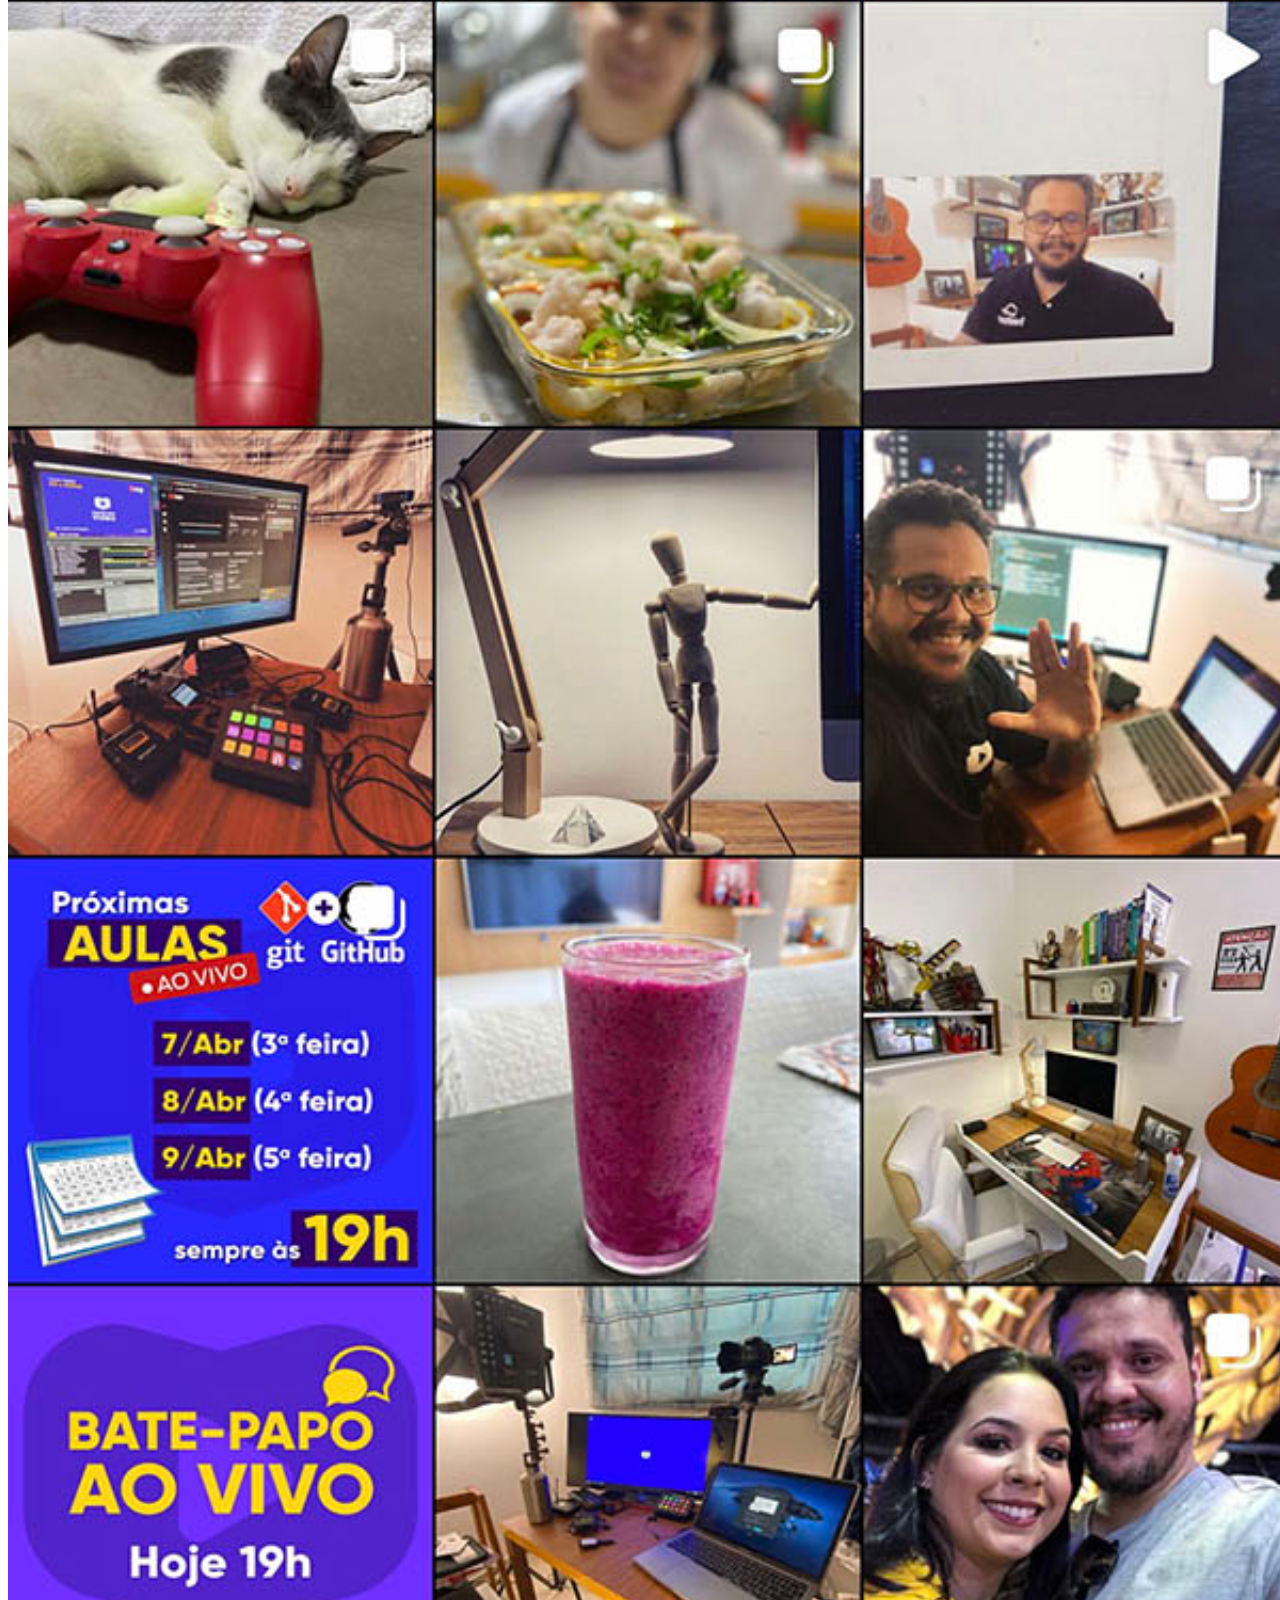
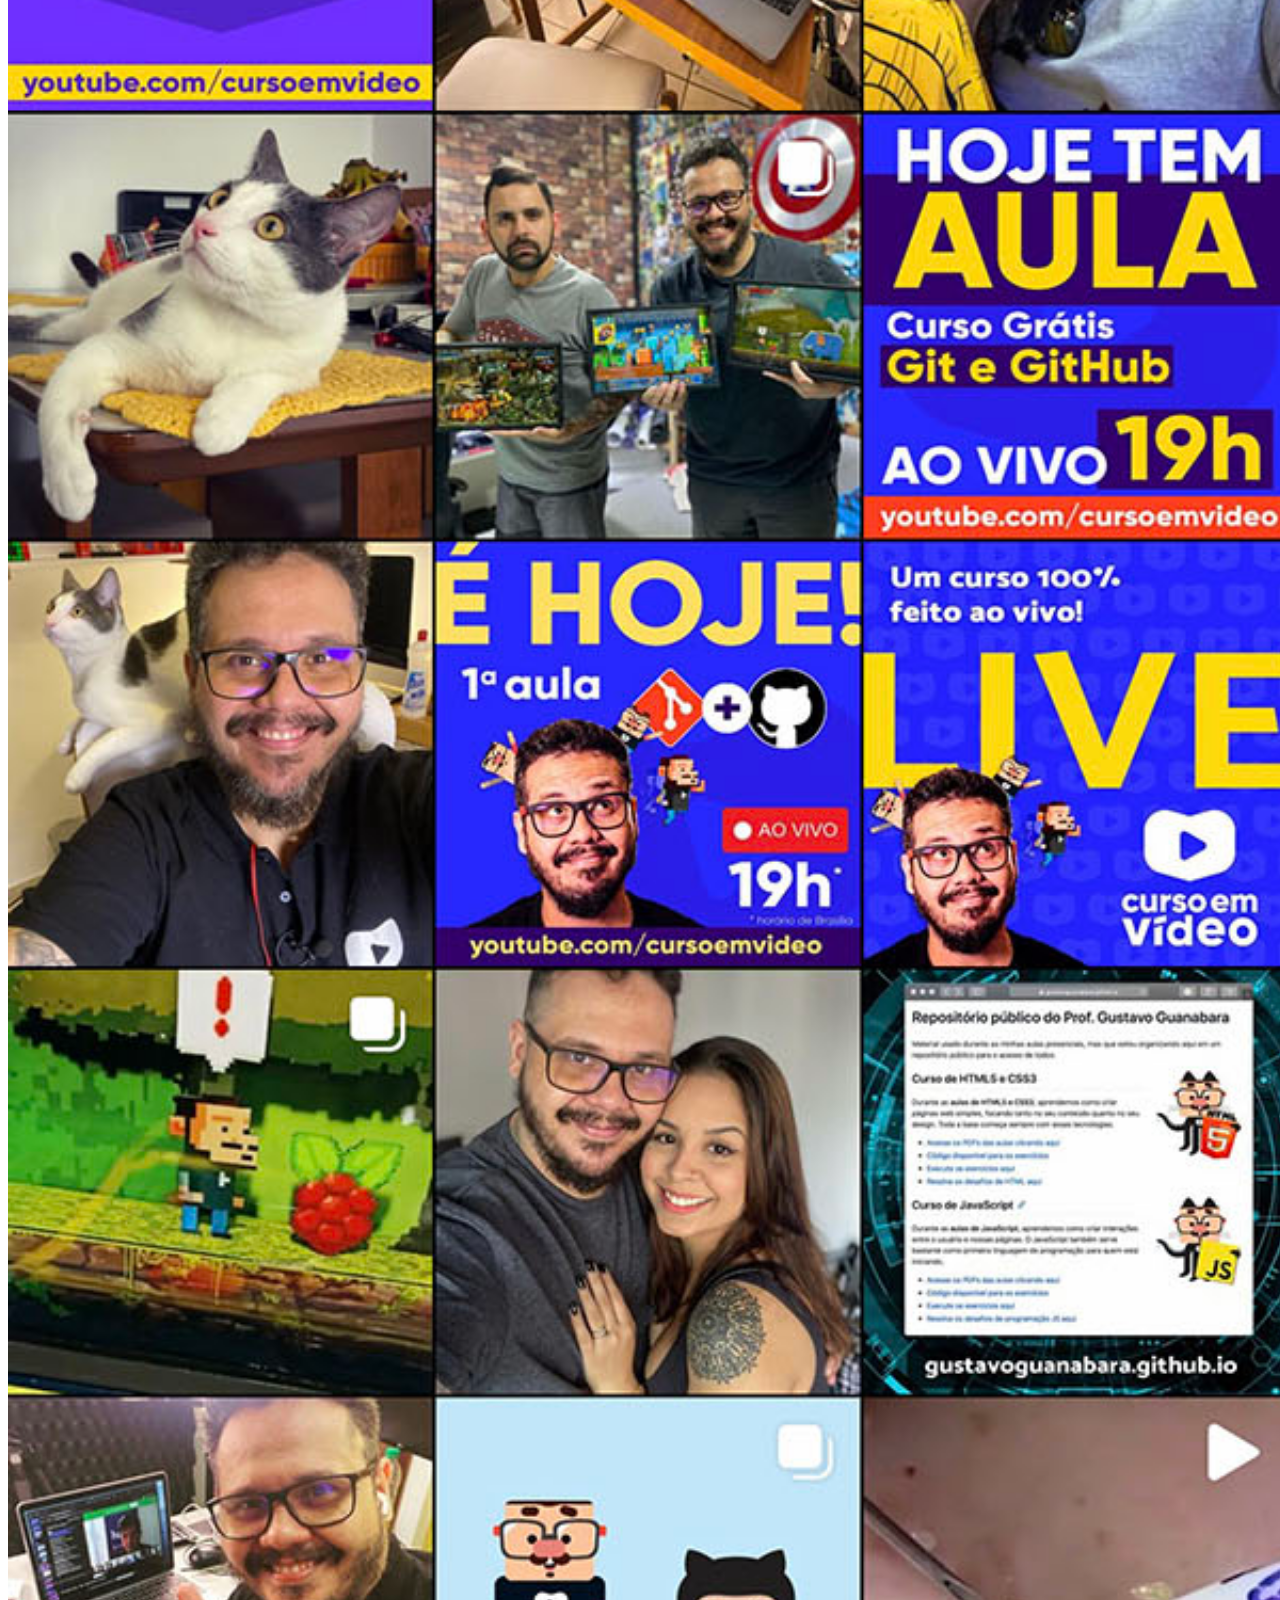
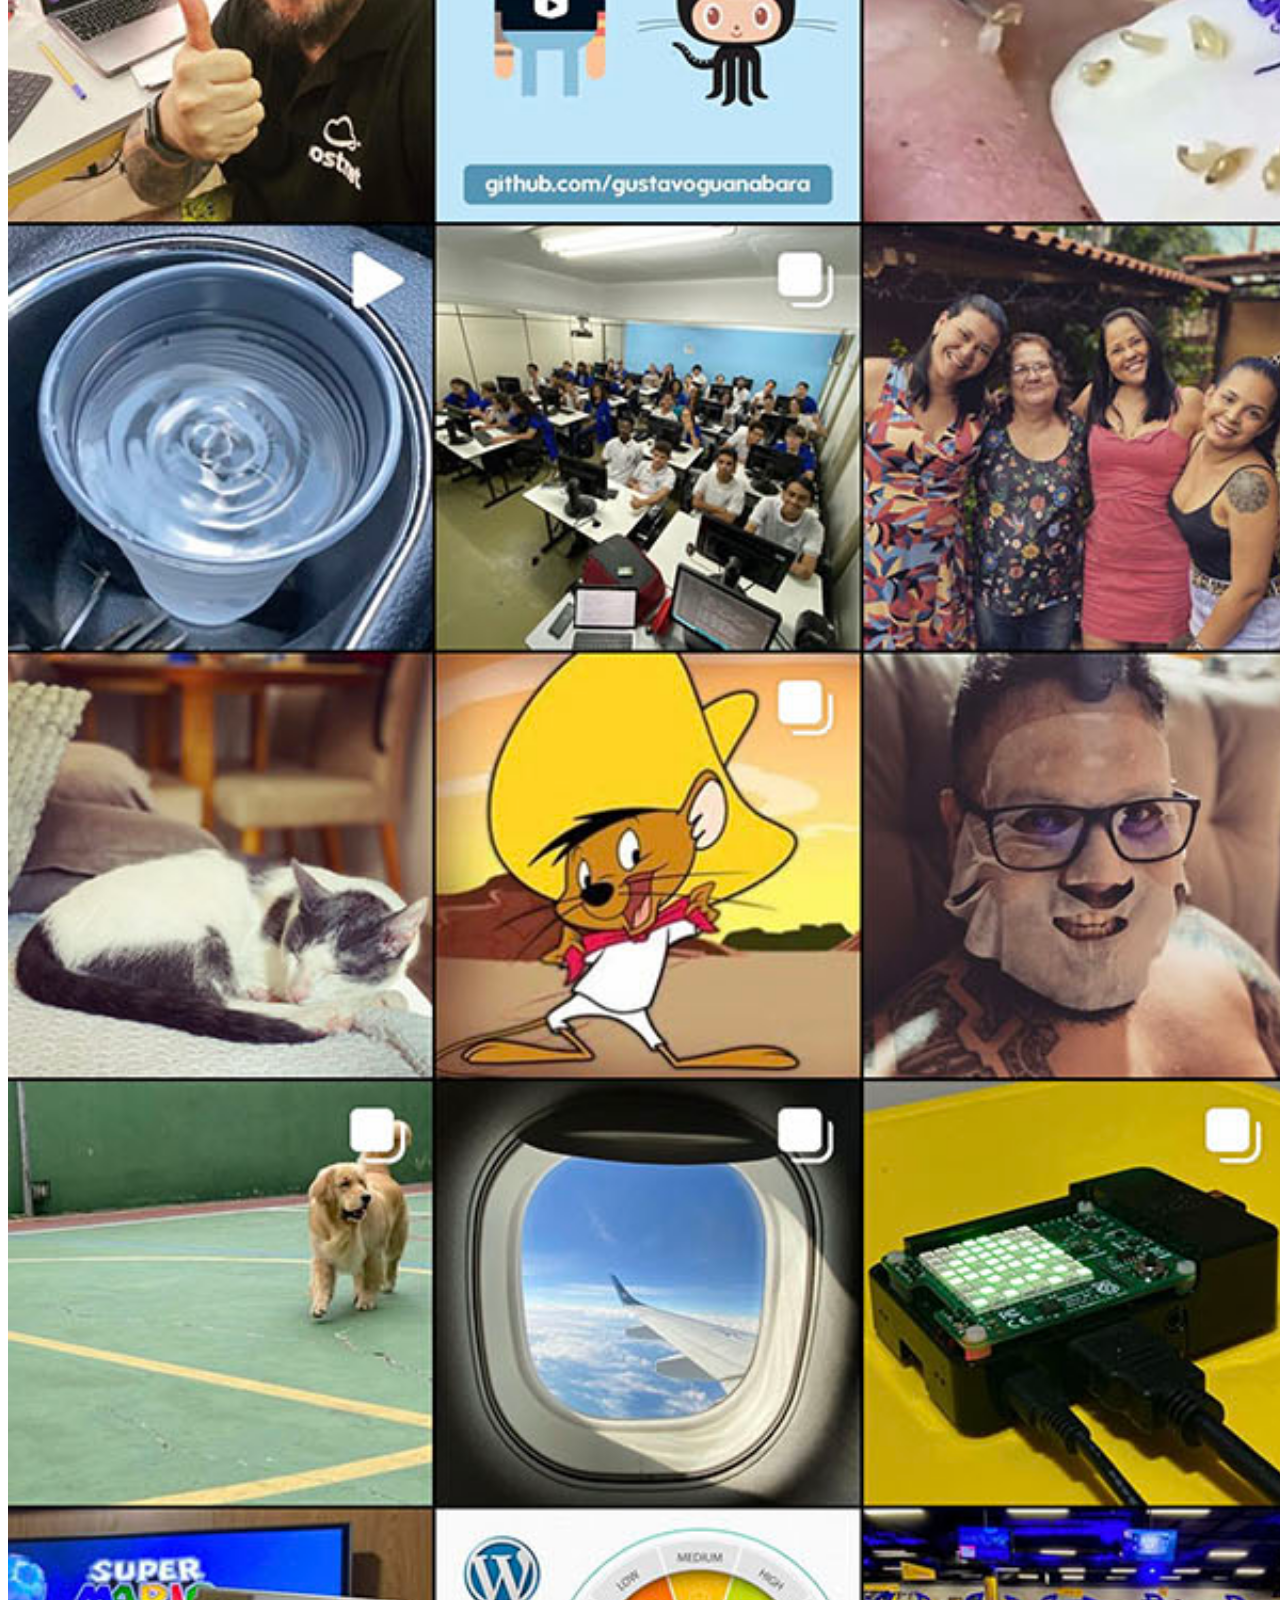
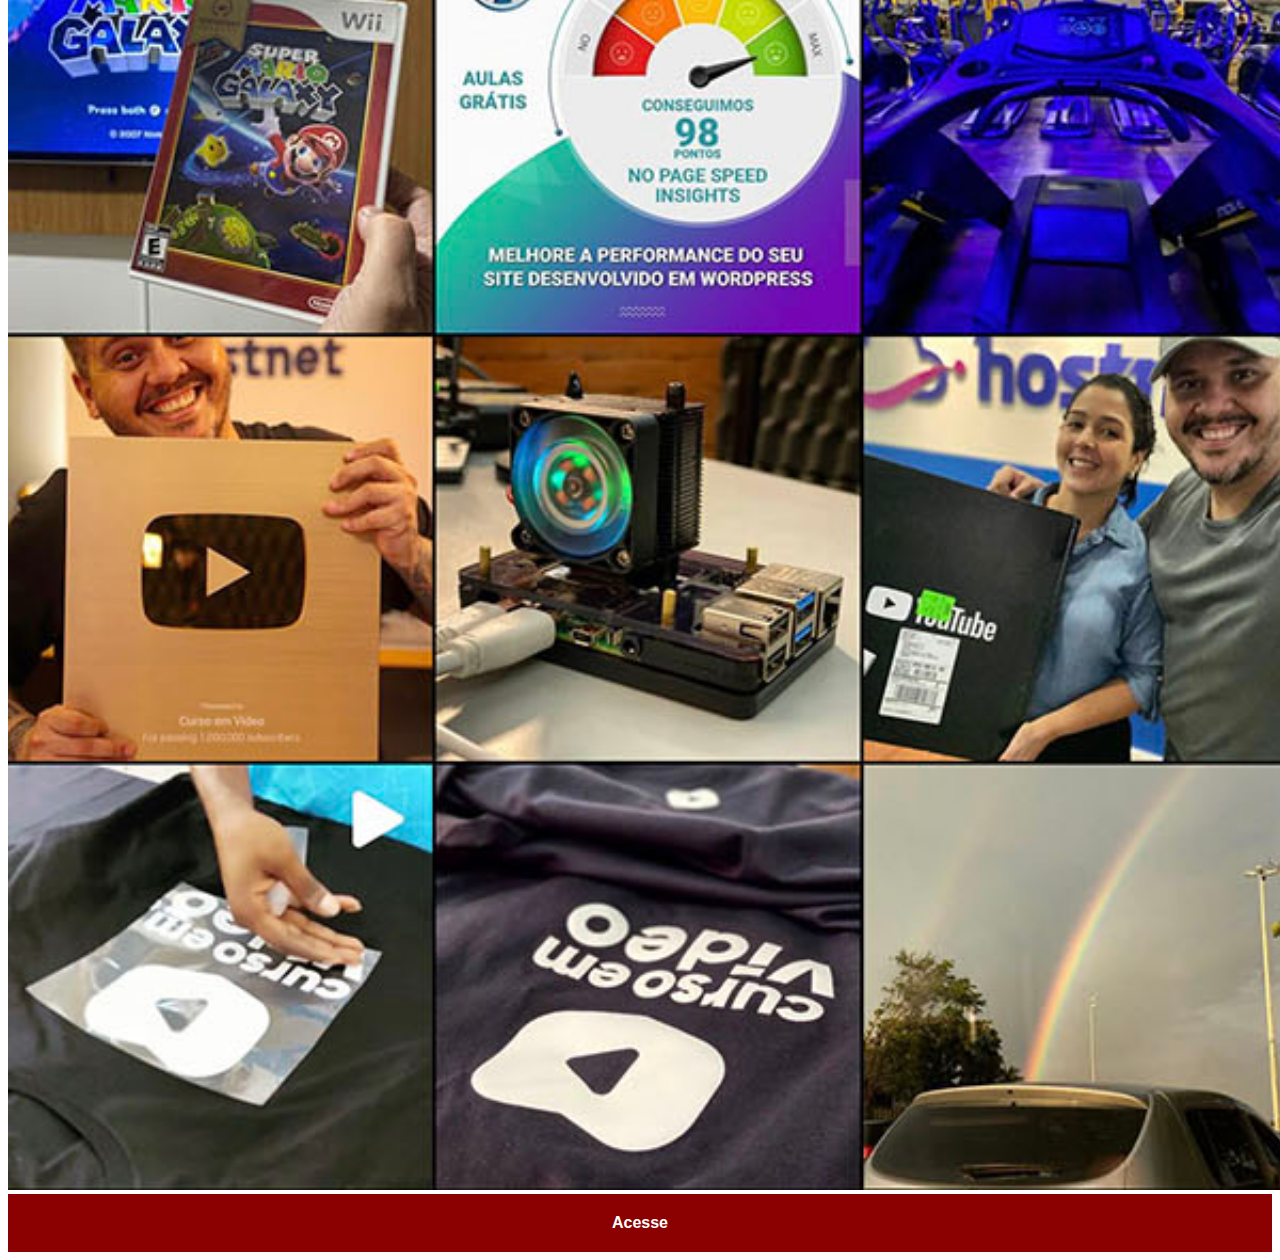
<file: instagram.html>
<!DOCTYPE html>
<html lang="pt-br">
<head>
    <meta charset="UTF-8">
    <meta name="viewport" content="width=device-width, initial-scale=1.0">
    <link rel="stylesheet" href="estilos/social.css">
    <title>Instagram</title>

</head>
<body>
    <img src="imagens/tela-instagram.jpg" alt="youtube">
    <a href="https://instagram.com/renanalex_" target="_blank">Acesse</a>
</body>
</html>
</file>
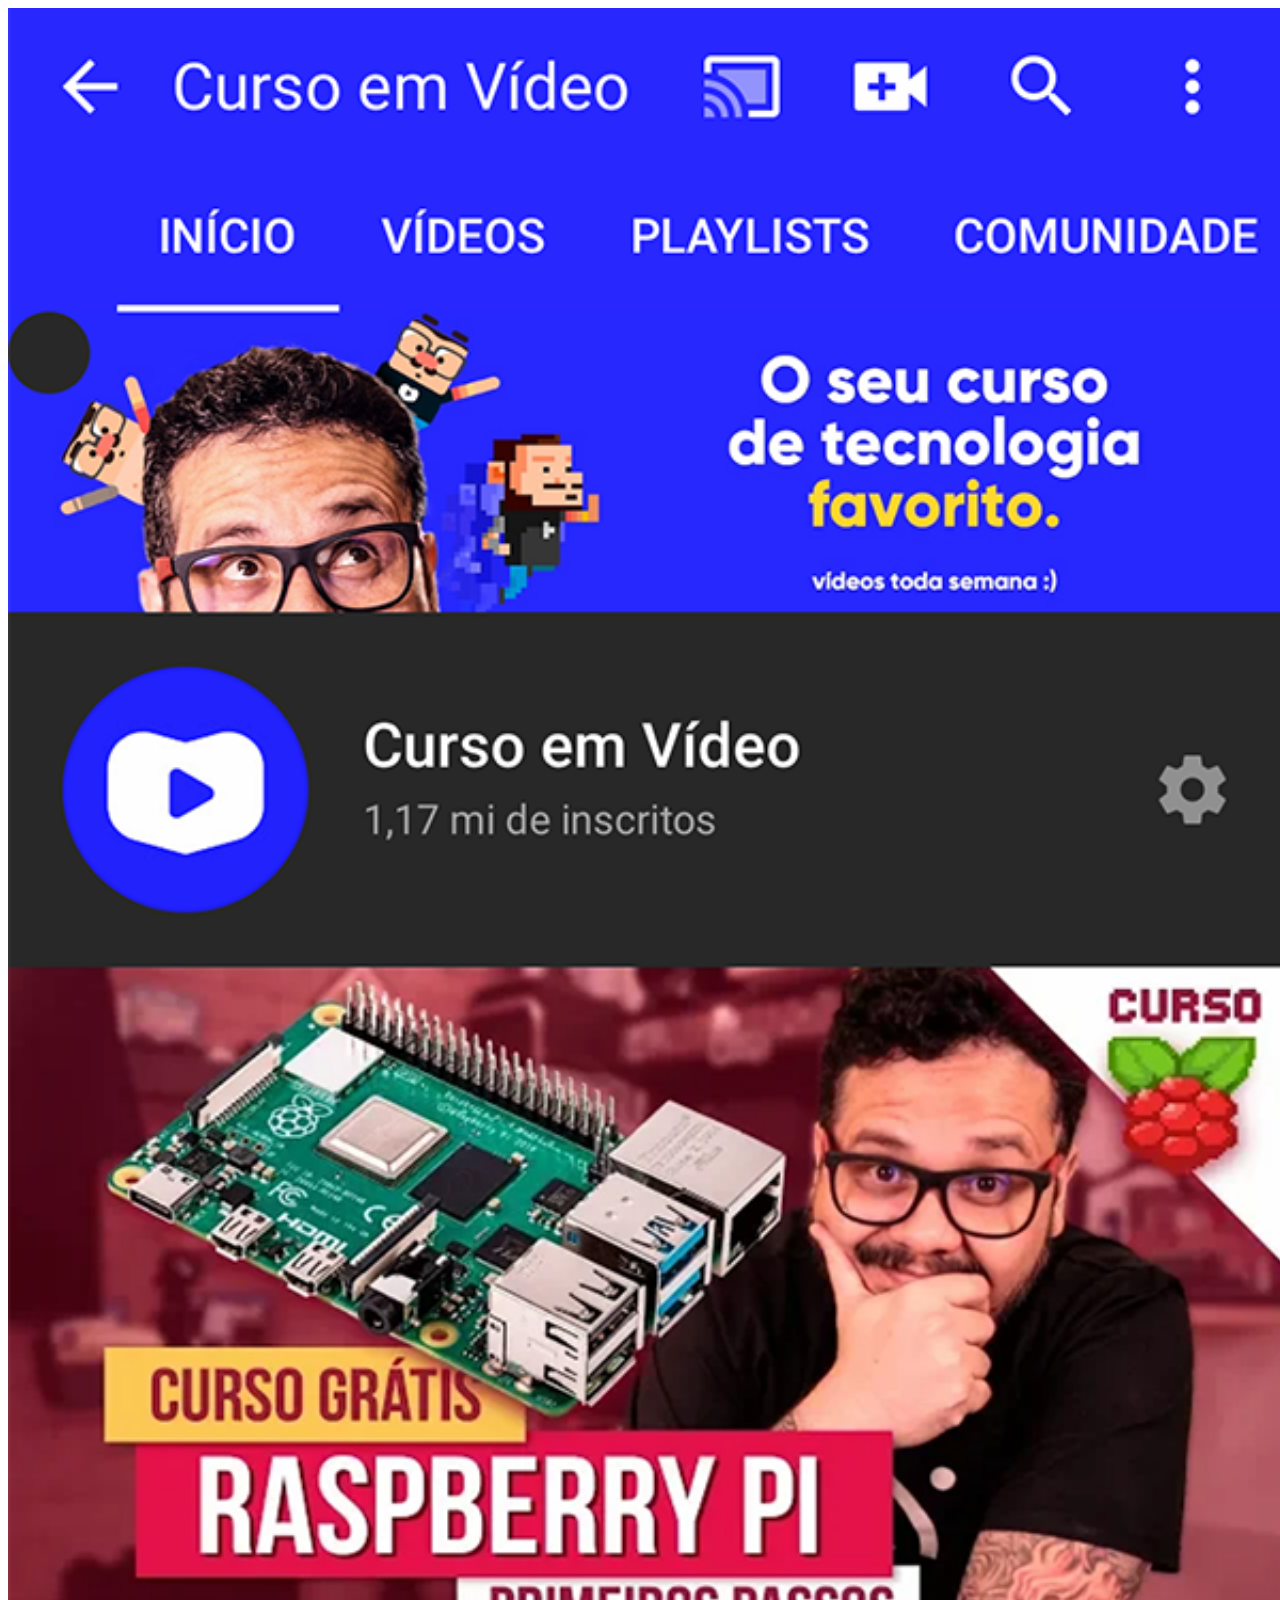
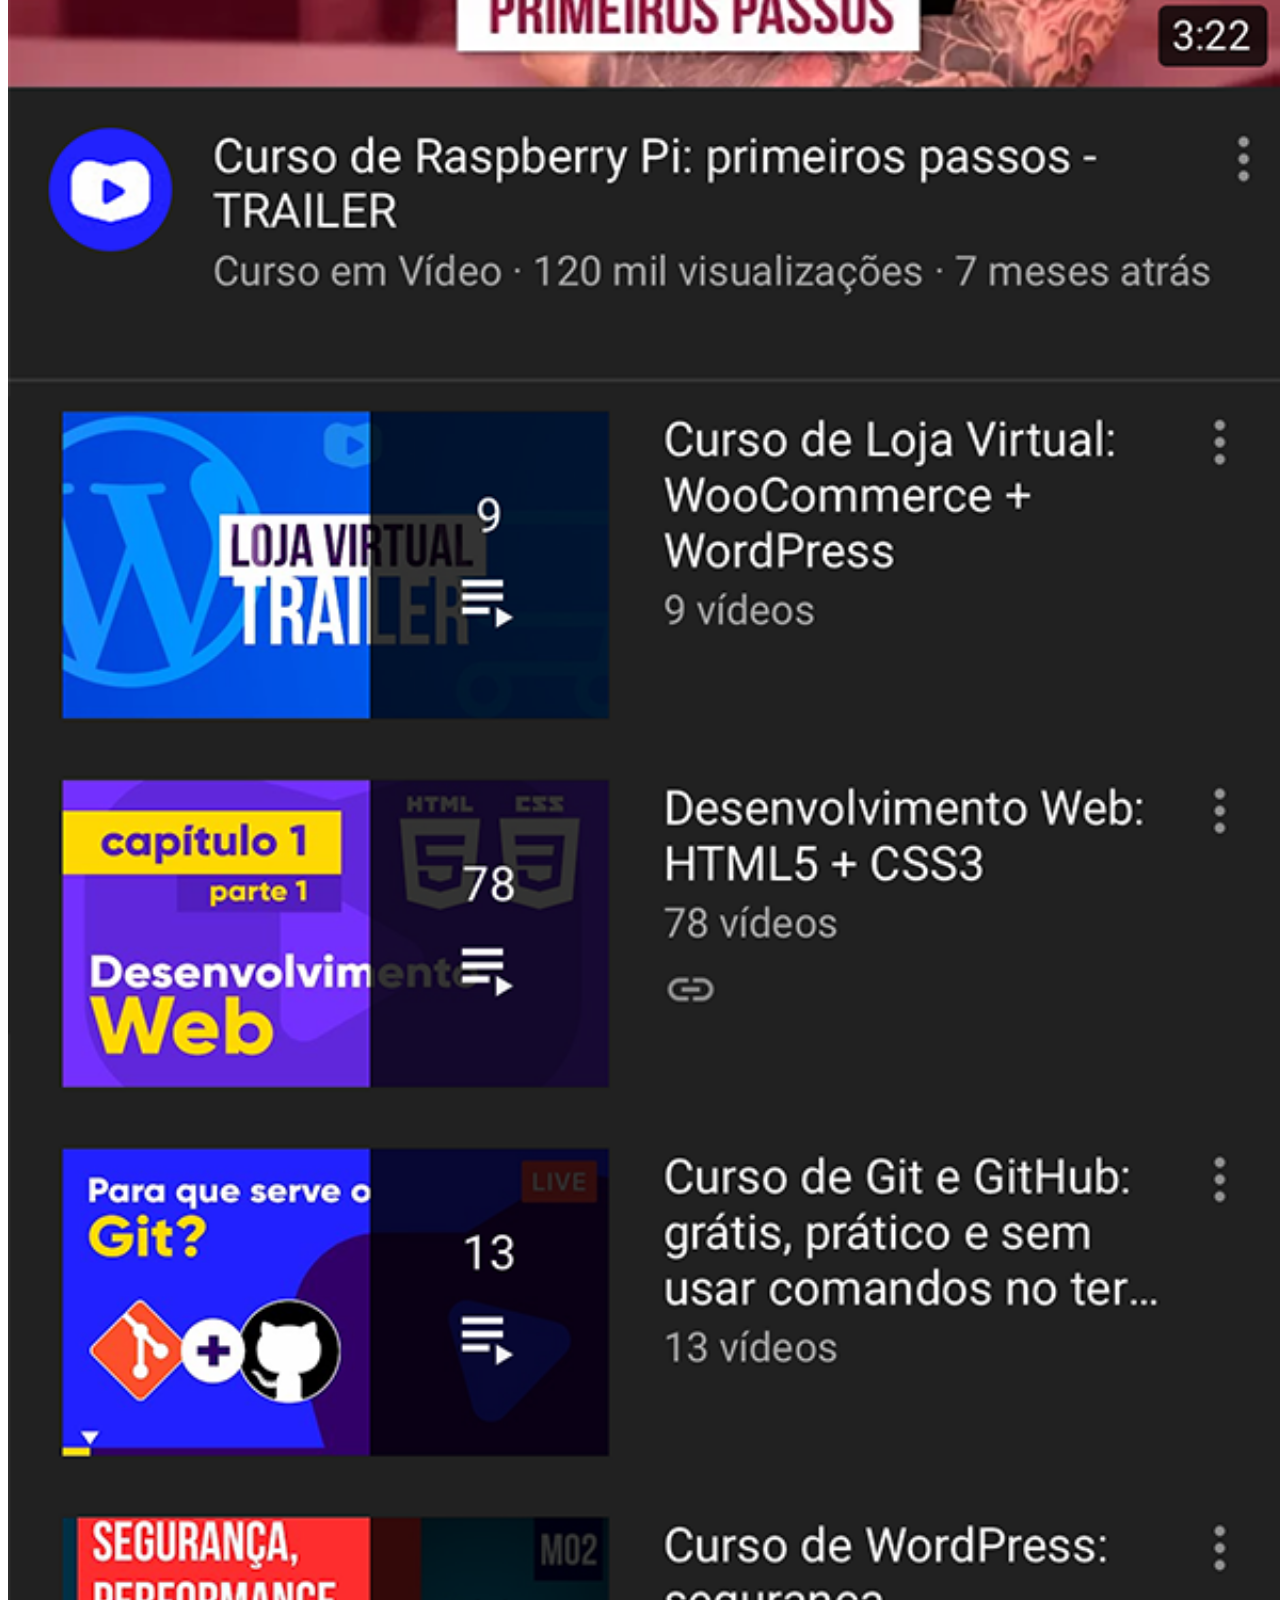
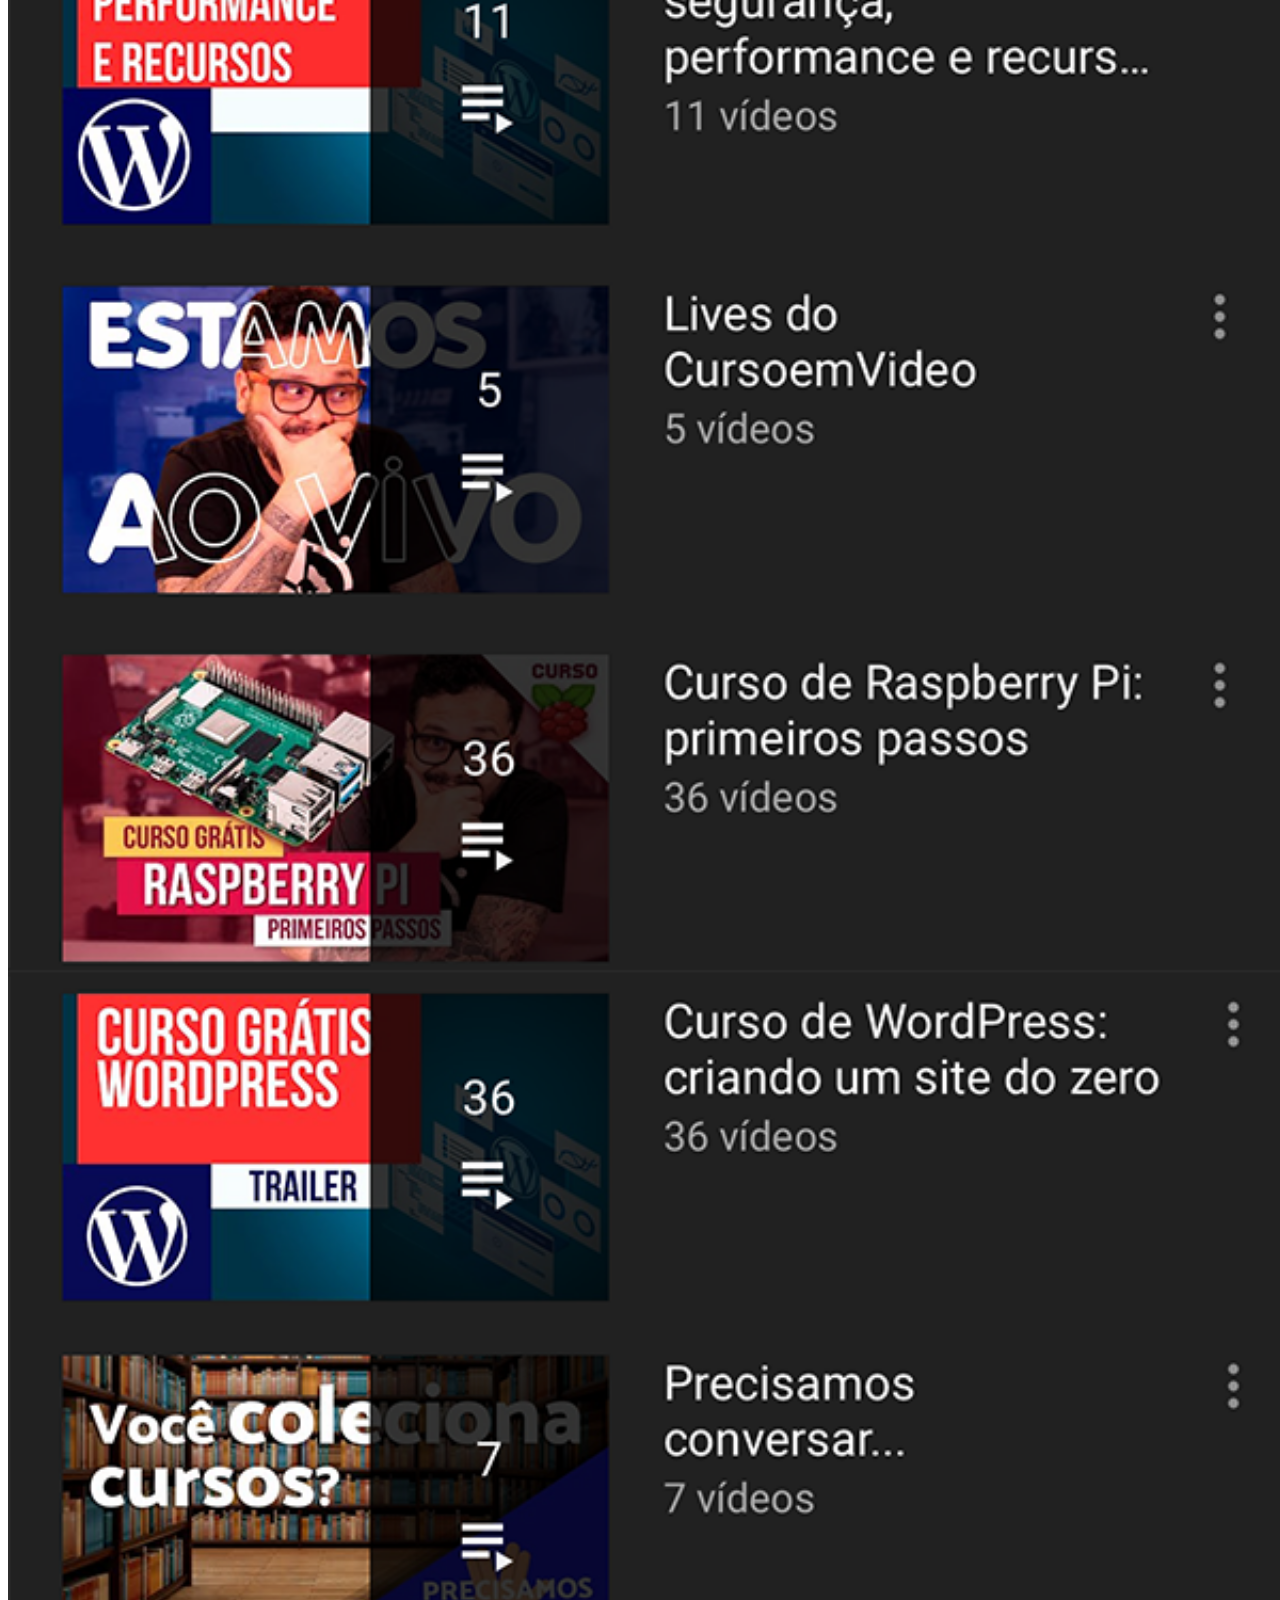
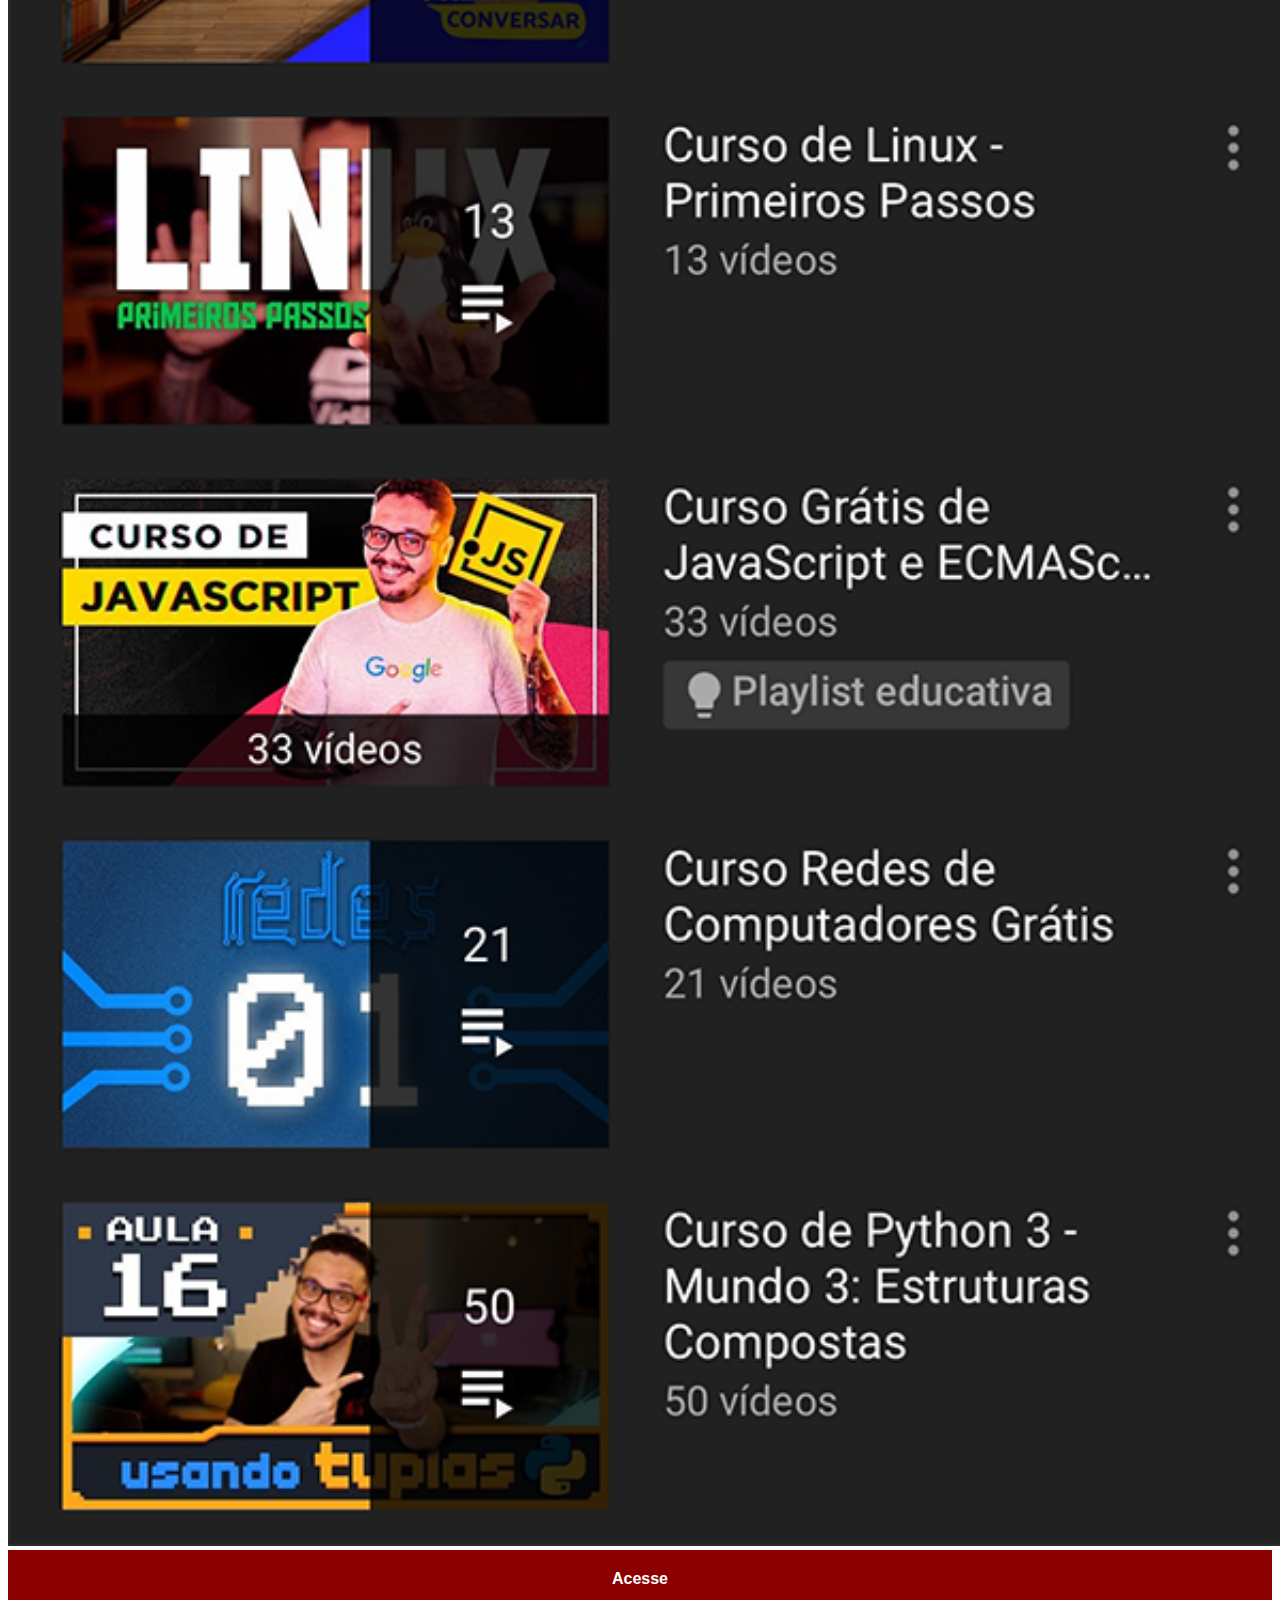
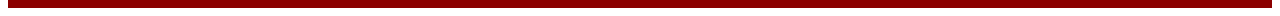
<file: youtube.html>
<!DOCTYPE html>
<html lang="pt-br">
<head>
    <meta charset="UTF-8">
    <meta name="viewport" content="width=device-width, initial-scale=1.0">
    <link rel="stylesheet" href="estilos/social.css">
    <title>YouTube</title>

</head>
<body>
    <img src="imagens/tela-youtube.png" alt="youtube">
    <a href="https://youtube.com" target="_blank">Acesse</a>
</body>
</html>
</file>
<file: estilos/social.css>
@charset 'UTF-8';

*{
            margin: opx;
            padding: 0px;
            font-family: Arial, Helvetica, sans-serif;
        }

        ::-webkit-scrollbar {
            width: 0px;
            height: 0px;
        }

        img {
            width: 100vw;
        }

        a {
            display: block;
            background-color: darkred;
            padding: 20px;
            text-align: center;
            font-weight: bolder;
            text-decoration: none;
            color: white;
        }

        a:hover {
            background-color: red;
        }
</file>
